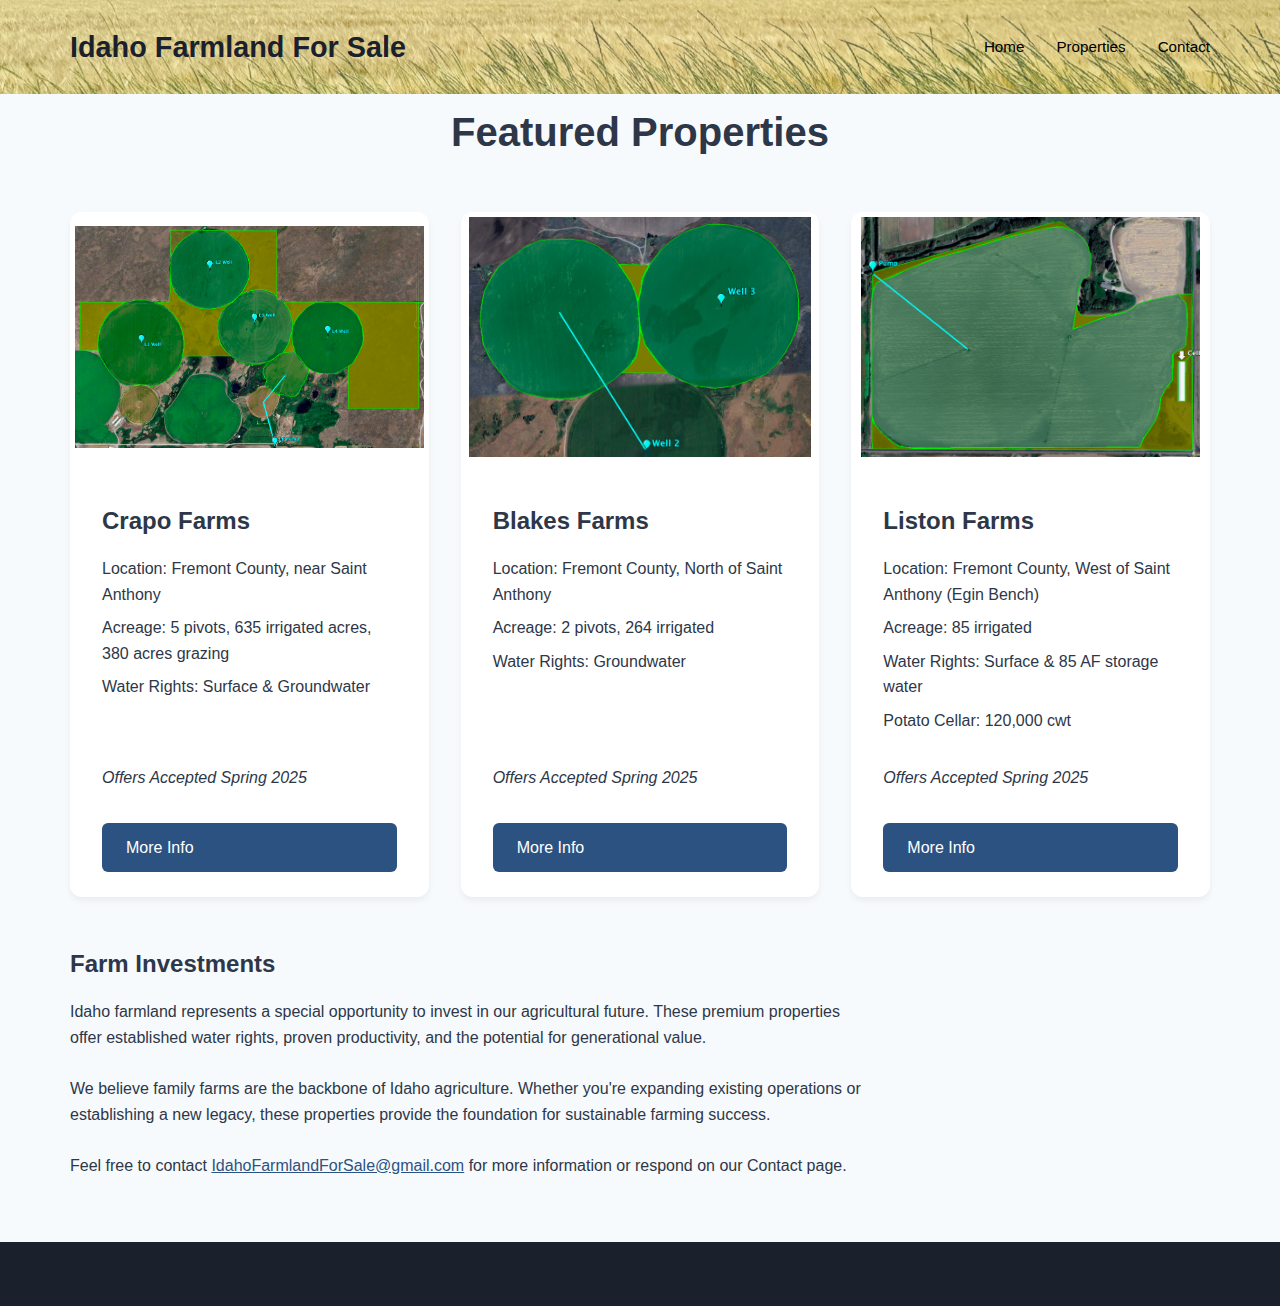
<file: index.html>
<!DOCTYPE html>
<html lang="en">
<head>
    <meta charset="UTF-8">
    <meta name="viewport" content="width=device-width, initial-scale=1.0">
    <title>Idaho Farmland For Sale</title>
    <link href="https://cdnjs.cloudflare.com/ajax/libs/font-awesome/6.0.0/css/all.min.css" rel="stylesheet">
    <style>
        * {
            margin: 0;
            padding: 0;
            box-sizing: border-box;
        }

        body {
            font-family: 'Helvetica Neue', Arial, sans-serif;
            line-height: 1.6;
            color: #2d3748;
            background-color: #f7fafc;
        }

        /* Set up a consistent container for alignment */
        .page-wrapper {
            max-width: 1400px;
            margin: 0 auto;
        }

        /* Header styles */
        header {
            background: linear-gradient(rgba(255, 255, 255, 0.2), rgba(255, 255, 255, 0.2)), url('images/wheat-field.jpg');
            background-size: cover;
            background-position: center;
            position: fixed;
            width: 100%;
            top: 0;
            z-index: 1000;
            padding: 1.5rem 0;
        }

        .header-inner {
            display: flex;
            justify-content: space-between;
            align-items: center;
            padding-left: 70px;
            padding-right: 70px;
        }

        .logo {
            font-size: 1.8rem;
            color: #1a202c;
            font-weight: 600;
        }

        nav ul {
            display: flex;
            gap: 2rem;
            list-style: none;
        }

        nav a {
            color: #000000;
            text-decoration: none;
            font-weight: 500;
            font-size: 0.95rem;
        }

        /* Listings section */
        #listings {
            padding-top: 100px;
        }

        .section-title {
            font-size: 2.5rem;
            text-align: center;
            margin-bottom: 3rem;
        }

        .listings-grid {
            display: grid;
            grid-template-columns: repeat(3, 1fr);
            gap: 2rem;
            padding: 0 70px;
        }

        .listing {
            background: white;
            border-radius: 12px;
            overflow: hidden;
            box-shadow: 0 4px 6px rgba(0,0,0,0.05);
        }

        .listing img {
            width: 100%;
            height: 250px;
            object-fit: contain;
            background-color: white;
            padding: 5px;
        }

        .listing-content {
            padding: 2rem;
            display: flex;
            flex-direction: column;
            height: calc(100% - 250px);  /* Subtract image height */
        }

        .listing h3 {
            font-size: 1.5rem;
            margin-bottom: 1rem;
        }

        .property-details {
            flex-grow: 1;  /* This pushes the button to the bottom */
        }

        .property-details p {
            margin-bottom: 0.5rem;
        }

        .more-info-btn {
            display: inline-block;
            background-color: #2c5282;
            color: white;
            padding: 0.75rem 1.5rem;
            border-radius: 6px;
            text-decoration: none;
            margin-top: 1rem;
            font-weight: 500;
            transition: background-color 0.3s;
        }

        .more-info-btn:hover {
            background-color: #1a365d;
        }

        /* About section */
        #about {
            padding: 3rem 70px 0 70px;
        }

        #about h2 {
            font-size: 1.5rem;
            margin-bottom: 1rem;
            text-align: left;
        }

        .about-text {
            max-width: 800px;
        }

        /* Footer */
        footer {
            background-color: #1a202c;
            padding: 2rem 0;
            margin-top: 4rem;
        }

        @media (max-width: 768px) {
            .header-content {
                flex-direction: column;
                gap: 1rem;
            }

            nav ul {
                flex-direction: column;
                text-align: center;
                gap: 1rem;
            }
        }
    </style>
</head>
<body>
    <header>
        <div class="page-wrapper">
            <div class="header-inner">
                <div class="logo">Idaho Farmland For Sale</div>
                <nav>
                    <ul>
                        <li><a href="#home">Home</a></li>
                        <li><a href="#listings">Properties</a></li>
                        <li><a href="contact.html">Contact</a></li>
                    </ul>
                </nav>
            </div>
        </div>
    </header>

    <main class="page-wrapper">
        <section id="listings">
            <h2 class="section-title">Featured Properties</h2>
            <div class="listings-grid">
                <div class="listing">
                    <img src="images/lenz-farm.png" alt="Crapo Farms" style="width: 100%; height: 250px; object-fit: contain; background-color: white; padding: 5px;">
                    <div class="listing-content">
                        <h3>Crapo Farms</h3>
                        <div class="property-details">
                            <p>Location: Fremont County, near Saint Anthony</p>
                            <p>Acreage: 5 pivots, 635 irrigated acres, 380 acres grazing</p>
                            <p>Water Rights: Surface & Groundwater</p>
                        </div>
                        <p style="margin-bottom: 1rem; margin-top: 1rem; font-style: italic;">Offers Accepted Spring 2025</p>
                        <a href="#" class="more-info-btn">More Info</a>
                    </div>
                </div>

                <div class="listing">
                    <img src="images/blakes-farm.png" alt="Blakes Farms" style="width: 100%; height: 250px; object-fit: contain; background-color: white; padding: 5px;">
                    <div class="listing-content">
                        <h3>Blakes Farms</h3>
                        <div class="property-details">
                            <p>Location: Fremont County, North of Saint Anthony</p>
                            <p>Acreage: 2 pivots, 264 irrigated</p>
                            <p>Water Rights: Groundwater</p>
                        </div>
                        <p style="margin-bottom: 1rem; margin-top: 1rem; font-style: italic;">Offers Accepted Spring 2025</p>
                        <a href="#" class="more-info-btn">More Info</a>
                    </div>
                </div>

                <div class="listing">
                    <img src="images/liston-farm.png" alt="Liston Farms">
                    <div class="listing-content">
                        <h3>Liston Farms</h3>
                        <div class="property-details">
                            <p>Location: Fremont County, West of Saint Anthony (Egin Bench)</p>
                            <p>Acreage: 85 irrigated</p>
                            <p>Water Rights: Surface & 85 AF storage water</p>
                            <p>Potato Cellar: 120,000 cwt</p>
                        </div>
                        <p style="margin-bottom: 1rem; margin-top: 1rem; font-style: italic;">Offers Accepted Spring 2025</p>
                        <a href="#" class="more-info-btn">More Info</a>
                    </div>
                </div>
            </div>
        </section>

        <section id="about">
            <h2>Farm Investments</h2>
            <div class="about-text">
                <p>Idaho farmland represents a special opportunity to invest in our agricultural future. These premium properties offer established water rights, proven productivity, and the potential for generational value.</p>
                <br>
                <p>We believe family farms are the backbone of Idaho agriculture. Whether you're expanding existing operations or establishing a new legacy, these properties provide the foundation for sustainable farming success.</p>
                <br>
                <p>Feel free to contact <a href="mailto:IdahoFarmlandForSale@gmail.com" style="color: #2c5282; text-decoration: underline;">IdahoFarmlandForSale@gmail.com</a> for more information or respond on our Contact page.</p>
            </div>
        </section>
    </main>

    <footer>
        <div class="page-wrapper">
        </div>
    </footer>
</body>
</html>
</file>
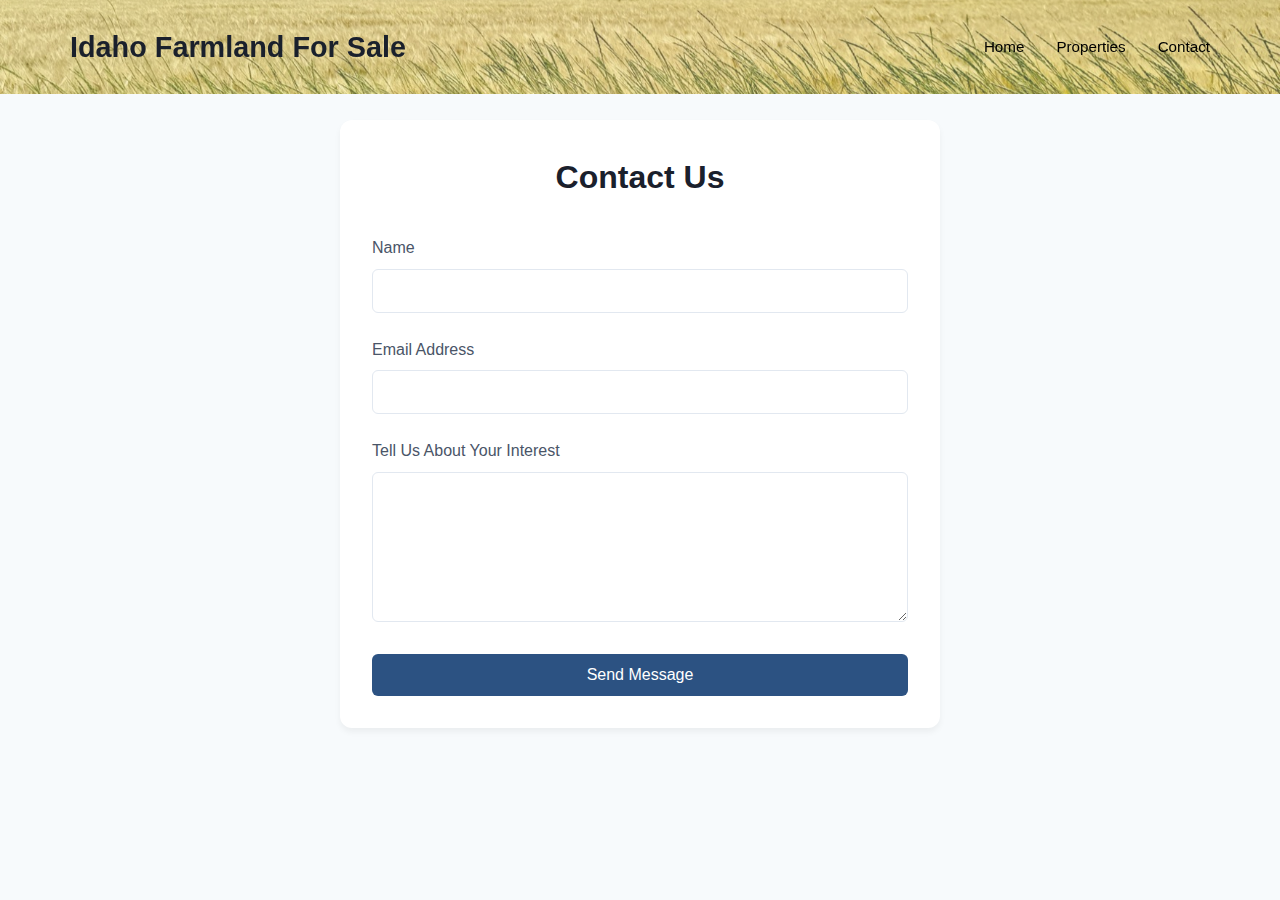
<file: contact.html>
<!DOCTYPE html>
<html lang="en">
<head>
    <meta charset="UTF-8">
    <meta name="viewport" content="width=device-width, initial-scale=1.0">
    <title>Contact Us - Idaho Farmland For Sale</title>
    <link href="https://cdnjs.cloudflare.com/ajax/libs/font-awesome/6.0.0/css/all.min.css" rel="stylesheet">
    <style>
        * {
            margin: 0;
            padding: 0;
            box-sizing: border-box;
        }

        body {
            font-family: 'Helvetica Neue', Arial, sans-serif;
            line-height: 1.6;
            color: #2d3748;
            background-color: #f7fafc;
        }

        /* Header styles - matching main page */
        header {
            background: linear-gradient(rgba(255, 255, 255, 0.2), rgba(255, 255, 255, 0.2)), url('images/wheat-field.jpg');
            background-size: cover;
            background-position: center;
            position: fixed;
            width: 100%;
            top: 0;
            z-index: 1000;
            padding: 1.5rem 0;
        }

        .header-inner {
            display: flex;
            justify-content: space-between;
            align-items: center;
            padding-left: 70px;
            padding-right: 70px;
            max-width: 1400px;
            margin: 0 auto;
        }

        .logo {
            font-size: 1.8rem;
            color: #1a202c;
            font-weight: 600;
        }

        nav ul {
            display: flex;
            gap: 2rem;
            list-style: none;
        }

        nav a {
            color: #000000;
            text-decoration: none;
            font-weight: 500;
            font-size: 0.95rem;
        }

        /* Contact Form Styles */
        .contact-section {
            max-width: 600px;
            margin: 120px auto 60px;
            padding: 2rem;
            background: white;
            border-radius: 12px;
            box-shadow: 0 4px 6px rgba(0,0,0,0.05);
        }

        .contact-section h2 {
            font-size: 2rem;
            color: #1a202c;
            margin-bottom: 2rem;
            text-align: center;
        }

        .form-group {
            margin-bottom: 1.5rem;
        }

        label {
            display: block;
            margin-bottom: 0.5rem;
            color: #4a5568;
            font-weight: 500;
        }

        input, textarea {
            width: 100%;
            padding: 0.75rem;
            border: 1px solid #e2e8f0;
            border-radius: 6px;
            font-size: 1rem;
            transition: border-color 0.3s;
        }

        input:focus, textarea:focus {
            outline: none;
            border-color: #2c5282;
        }

        textarea {
            min-height: 150px;
            resize: vertical;
        }

        button {
            background-color: #2c5282;
            color: white;
            padding: 0.75rem 1.5rem;
            border: none;
            border-radius: 6px;
            font-size: 1rem;
            font-weight: 500;
            cursor: pointer;
            transition: background-color 0.3s;
            width: 100%;
        }

        button:hover {
            background-color: #1a365d;
        }
    </style>
</head>
<body>
    <header>
        <div class="header-inner">
            <div class="logo">Idaho Farmland For Sale</div>
            <nav>
                <ul>
                    <li><a href="index.html">Home</a></li>
                    <li><a href="index.html#listings">Properties</a></li>
                    <li><a href="contact.html">Contact</a></li>
                </ul>
            </nav>
        </div>
    </header>

    <main>
        <section class="contact-section">
            <h2>Contact Us</h2>
            <form name="contact" netlify action="thank-you.html">
                <input type="hidden" name="form-name" value="contact">
                <input type="hidden" name="success_url" value="thank-you.html">
                
                <div class="form-group">
                    <label for="name">Name</label>
                    <input type="text" id="name" name="name" required>
                </div>
            
                <div class="form-group">
                    <label for="email">Email Address</label>
                    <input type="email" id="email" name="email" required>
                </div>
            
                <div class="form-group">
                    <label for="message">Tell Us About Your Interest</label>
                    <textarea id="message" name="message" required></textarea>
                </div>
            
                <button type="submit">Send Message</button>
            </form>
        </section>
    </main>
</body>
</html>
</file>
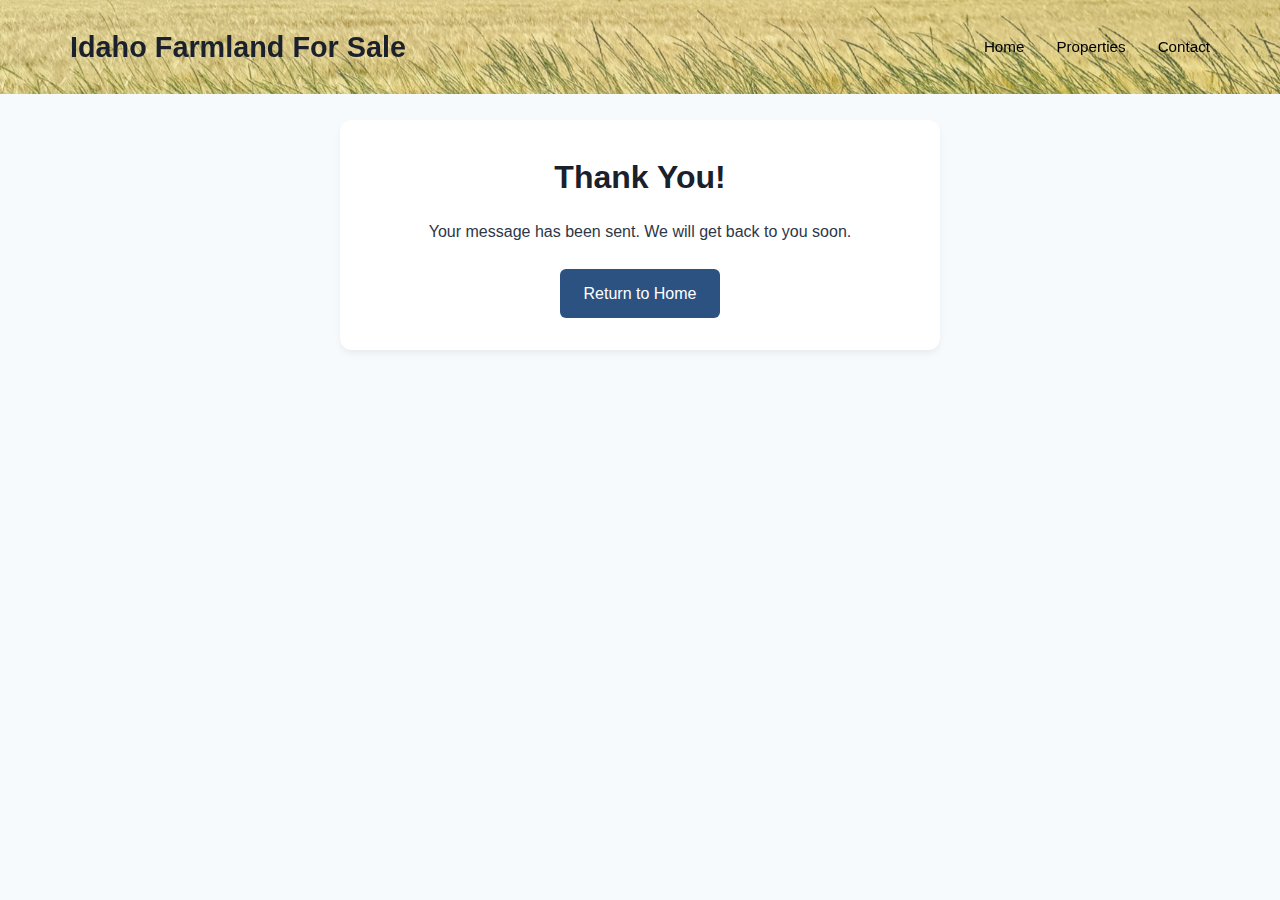
<file: thankyou.html>
<!DOCTYPE html>
<html lang="en">
<head>
    <meta charset="UTF-8">
    <meta name="viewport" content="width=device-width, initial-scale=1.0">
    <title>Thank You - Idaho Farmland For Sale</title>
    <link href="https://cdnjs.cloudflare.com/ajax/libs/font-awesome/6.0.0/css/all.min.css" rel="stylesheet">
    <style>
        * {
            margin: 0;
            padding: 0;
            box-sizing: border-box;
        }

        body {
            font-family: 'Helvetica Neue', Arial, sans-serif;
            line-height: 1.6;
            color: #2d3748;
            background-color: #f7fafc;
        }

        header {
            background: linear-gradient(rgba(255, 255, 255, 0.2), rgba(255, 255, 255, 0.2)), url('images/wheat-field.jpg');
            background-size: cover;
            background-position: center;
            position: fixed;
            width: 100%;
            top: 0;
            z-index: 1000;
            padding: 1.5rem 0;
        }

        .header-inner {
            display: flex;
            justify-content: space-between;
            align-items: center;
            padding-left: 70px;
            padding-right: 70px;
            max-width: 1400px;
            margin: 0 auto;
        }

        .logo {
            font-size: 1.8rem;
            color: #1a202c;
            font-weight: 600;
        }

        nav ul {
            display: flex;
            gap: 2rem;
            list-style: none;
        }

        nav a {
            color: #000000;
            text-decoration: none;
            font-weight: 500;
            font-size: 0.95rem;
        }

        .thank-you-section {
            max-width: 600px;
            margin: 120px auto 60px;
            padding: 2rem;
            background: white;
            border-radius: 12px;
            box-shadow: 0 4px 6px rgba(0,0,0,0.05);
            text-align: center;
        }

        .thank-you-section h2 {
            font-size: 2rem;
            color: #1a202c;
            margin-bottom: 1rem;
        }

        .thank-you-section p {
            margin-bottom: 1.5rem;
        }

        .back-button {
            display: inline-block;
            background-color: #2c5282;
            color: white;
            padding: 0.75rem 1.5rem;
            border-radius: 6px;
            text-decoration: none;
            font-weight: 500;
            transition: background-color 0.3s;
        }

        .back-button:hover {
            background-color: #1a365d;
        }
    </style>
</head>
<body>
    <header>
        <div class="header-inner">
            <div class="logo">Idaho Farmland For Sale</div>
            <nav>
                <ul>
                    <li><a href="index.html">Home</a></li>
                    <li><a href="index.html#listings">Properties</a></li>
                    <li><a href="contact.html">Contact</a></li>
                </ul>
            </nav>
        </div>
    </header>

    <main>
        <section class="thank-you-section">
            <h2>Thank You!</h2>
            <p>Your message has been sent. We will get back to you soon.</p>
            <a href="index.html" class="back-button">Return to Home</a>
        </section>
    </main>
</body>
</html>
</file>
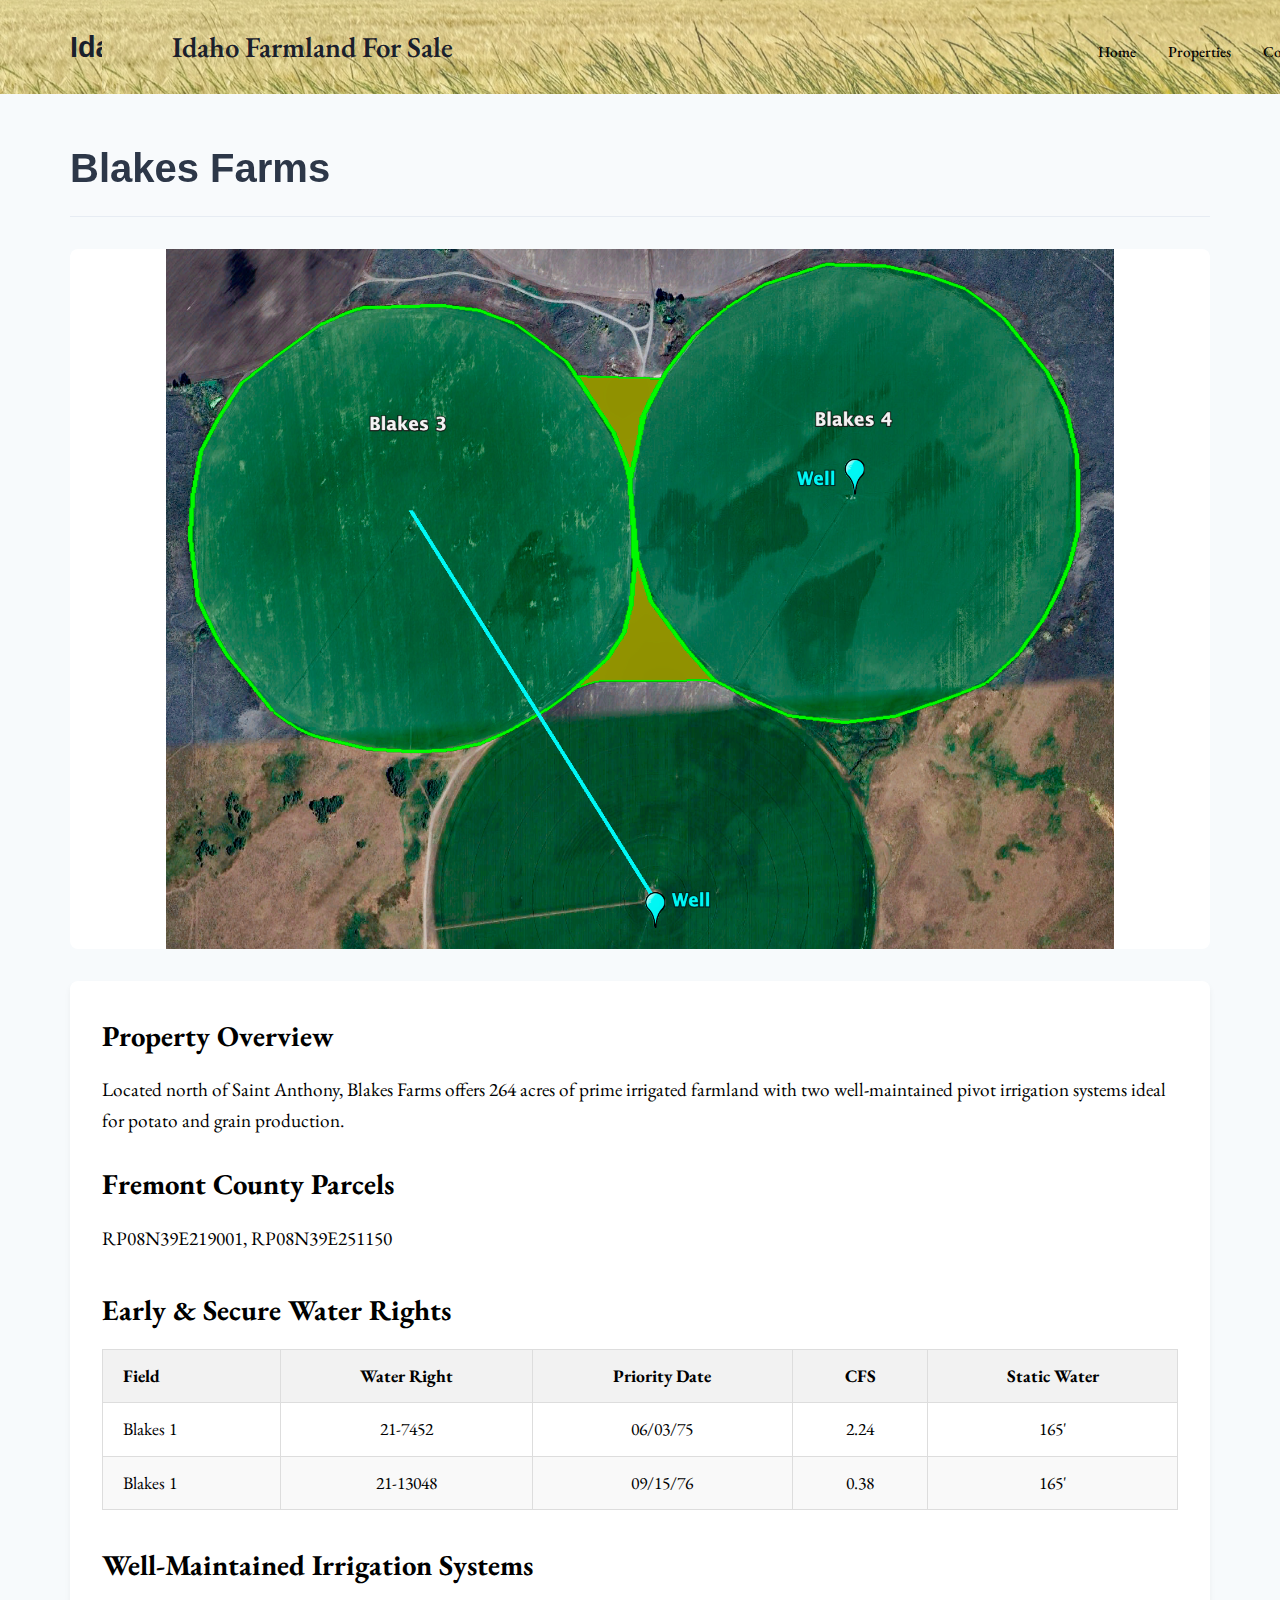
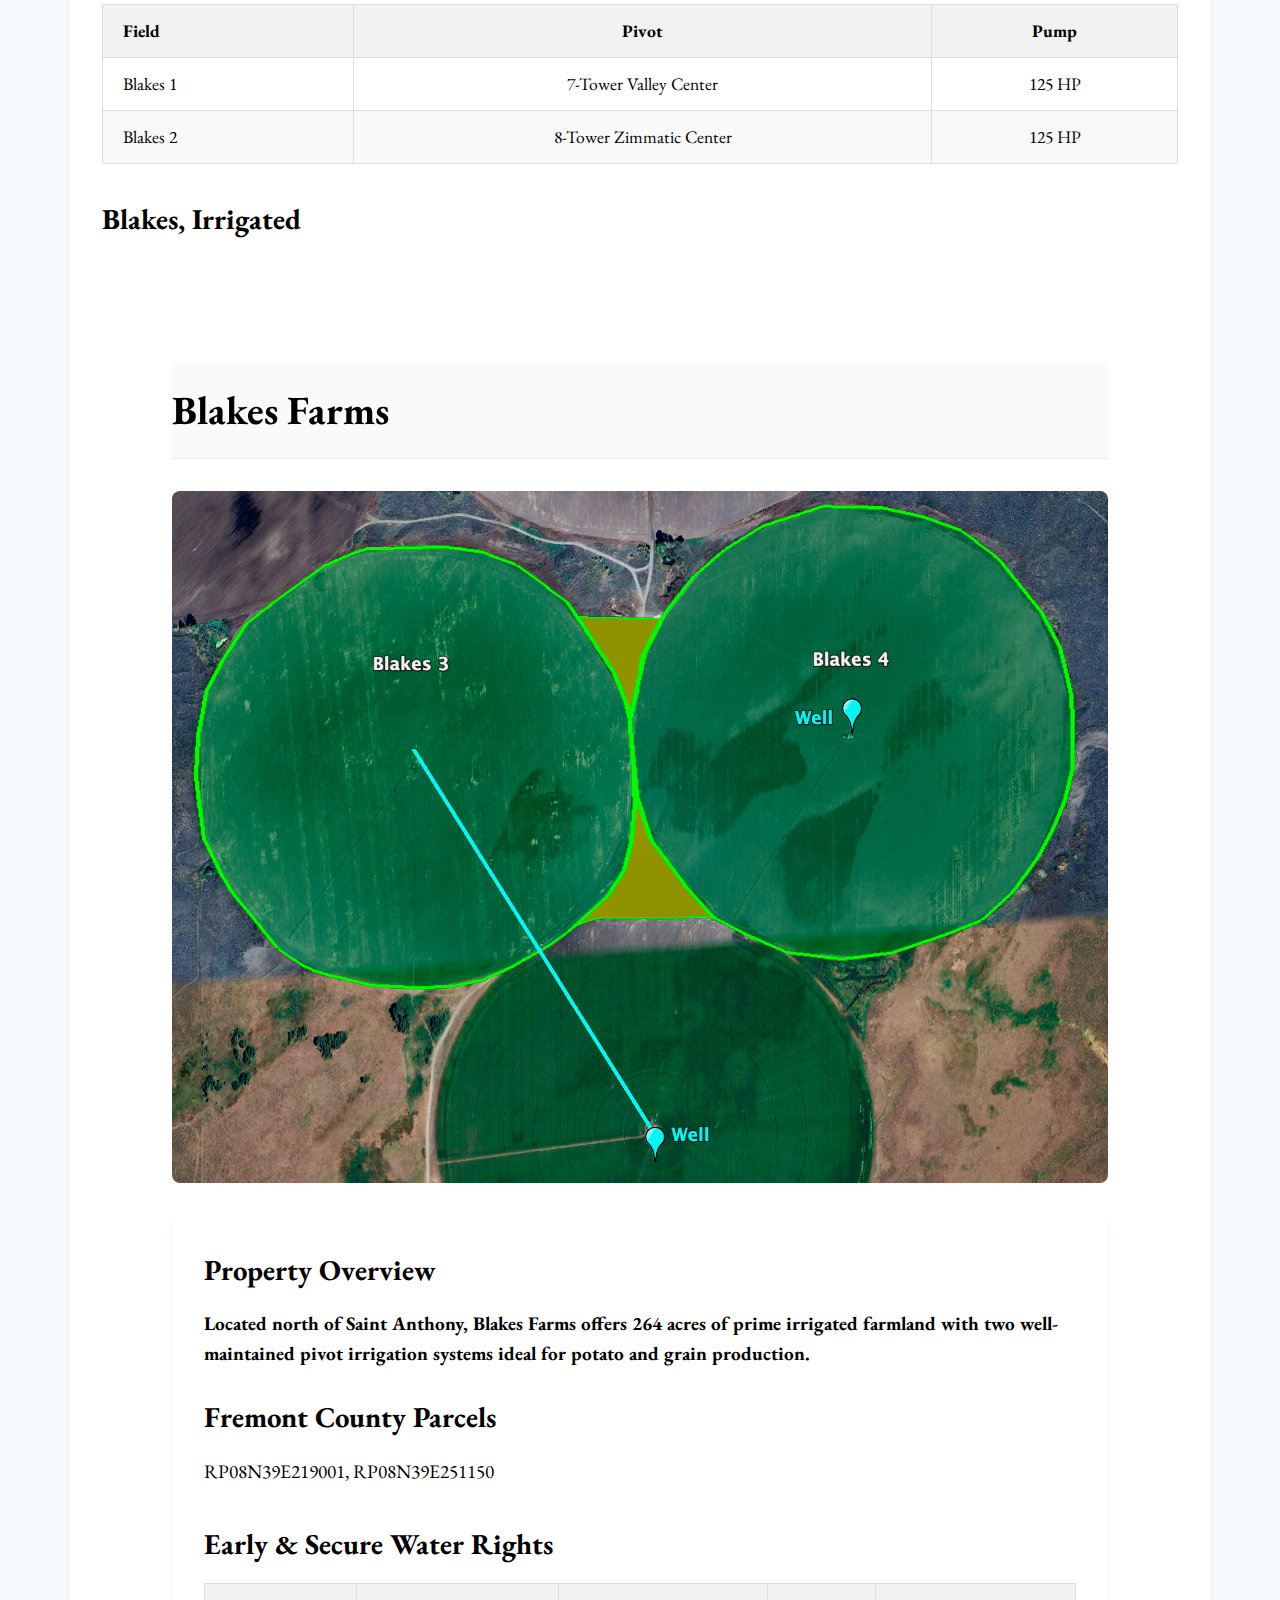
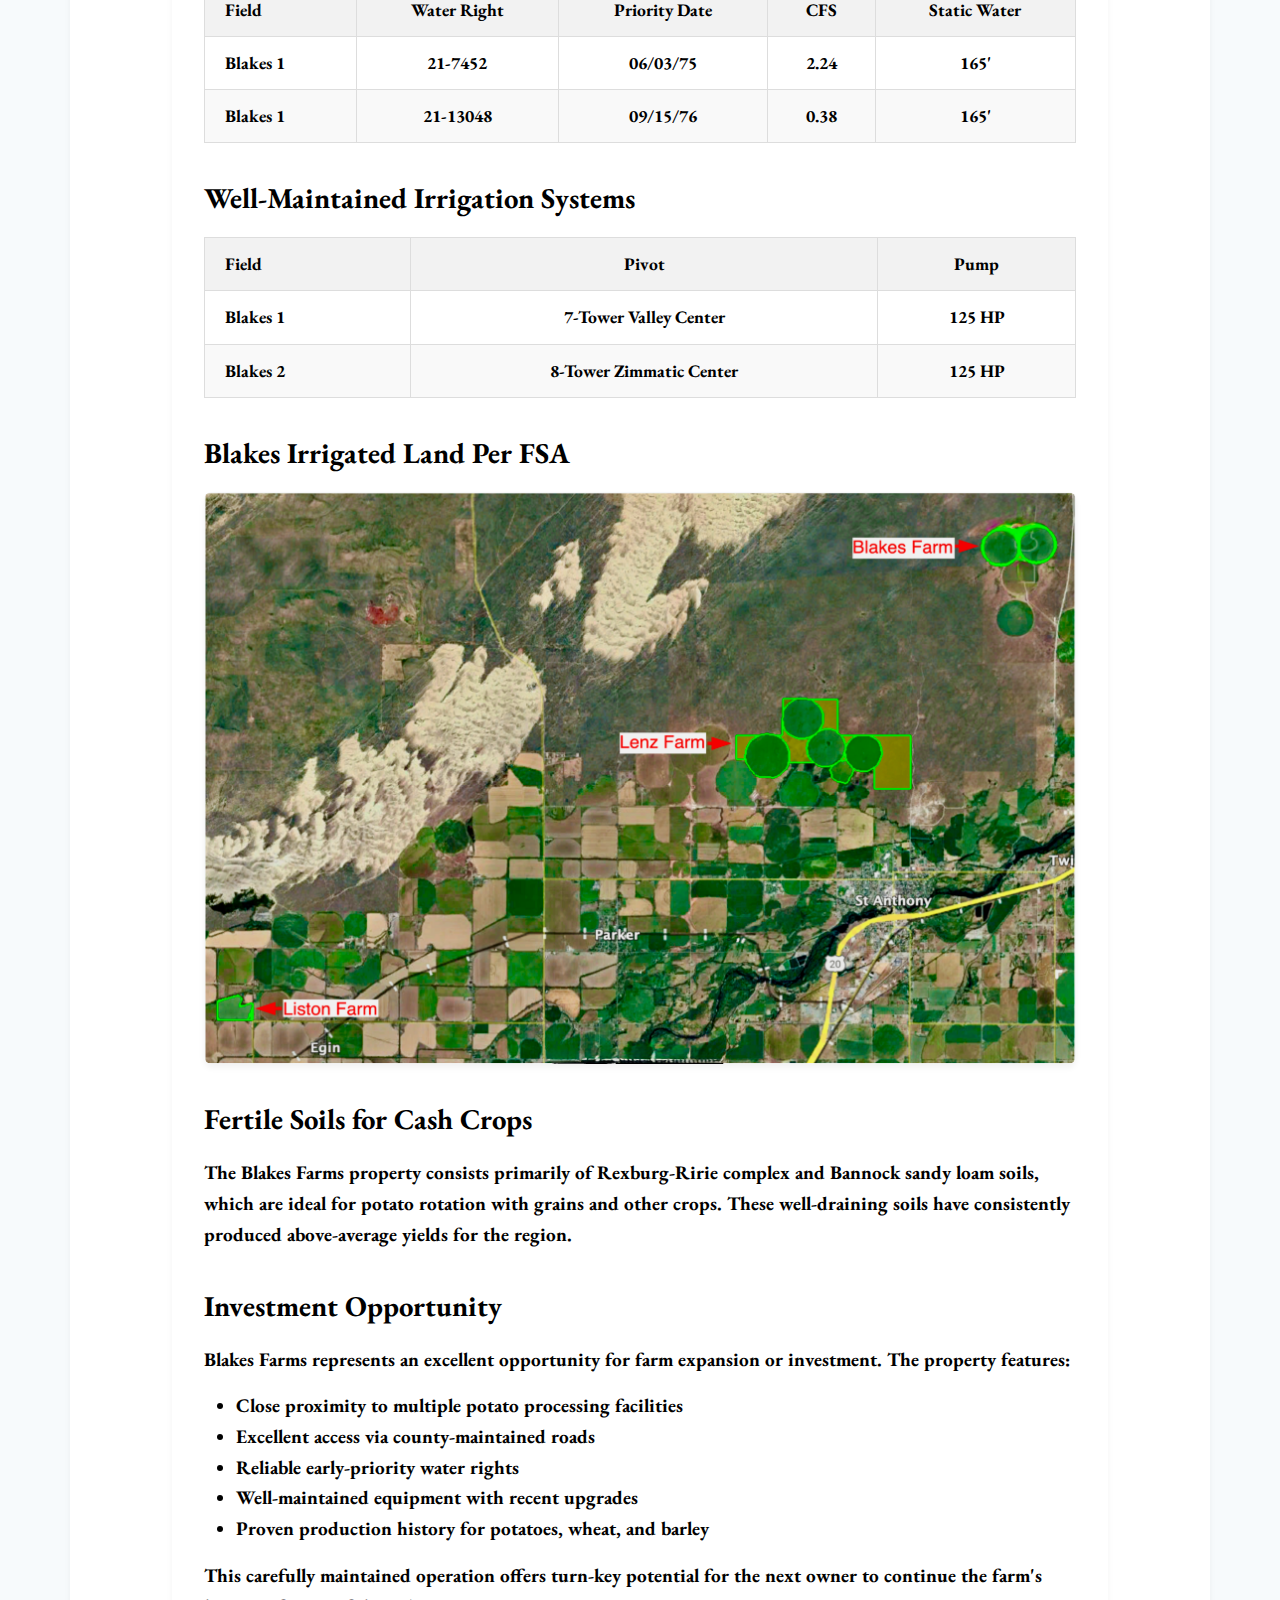
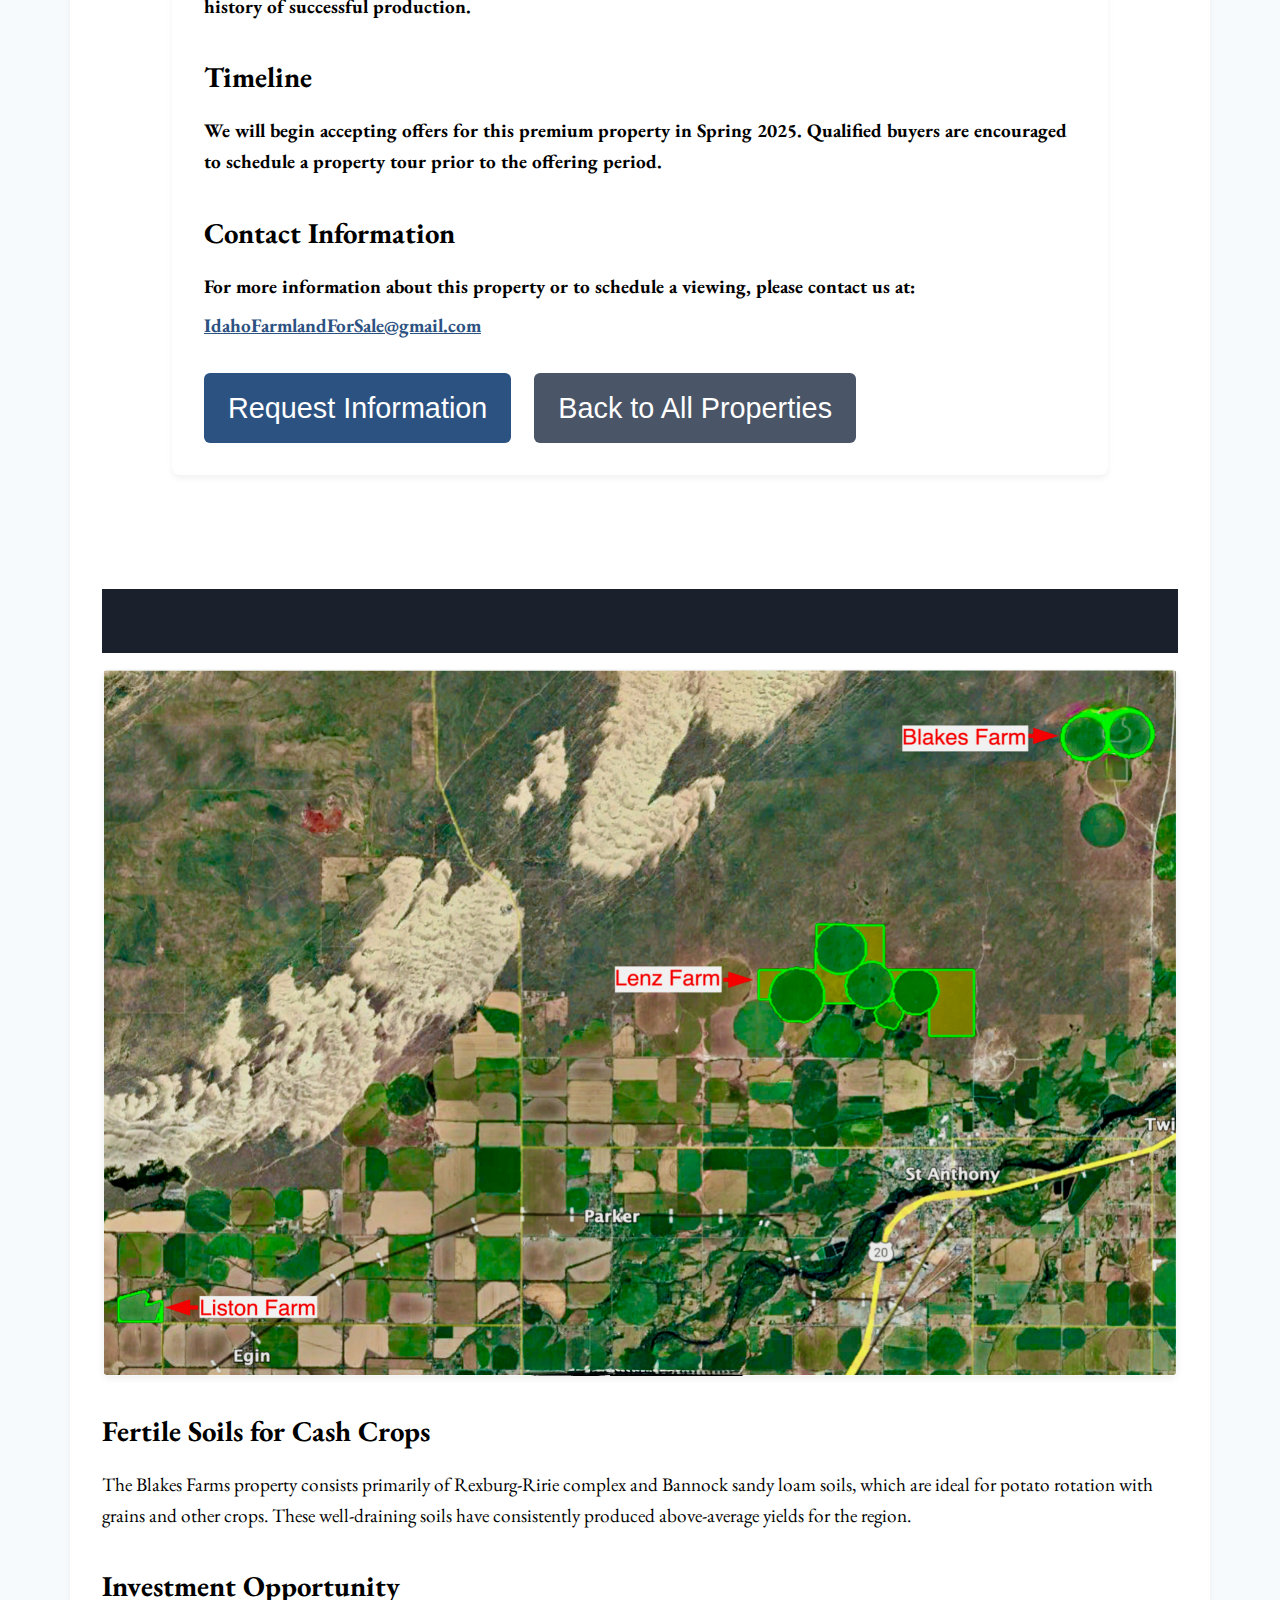
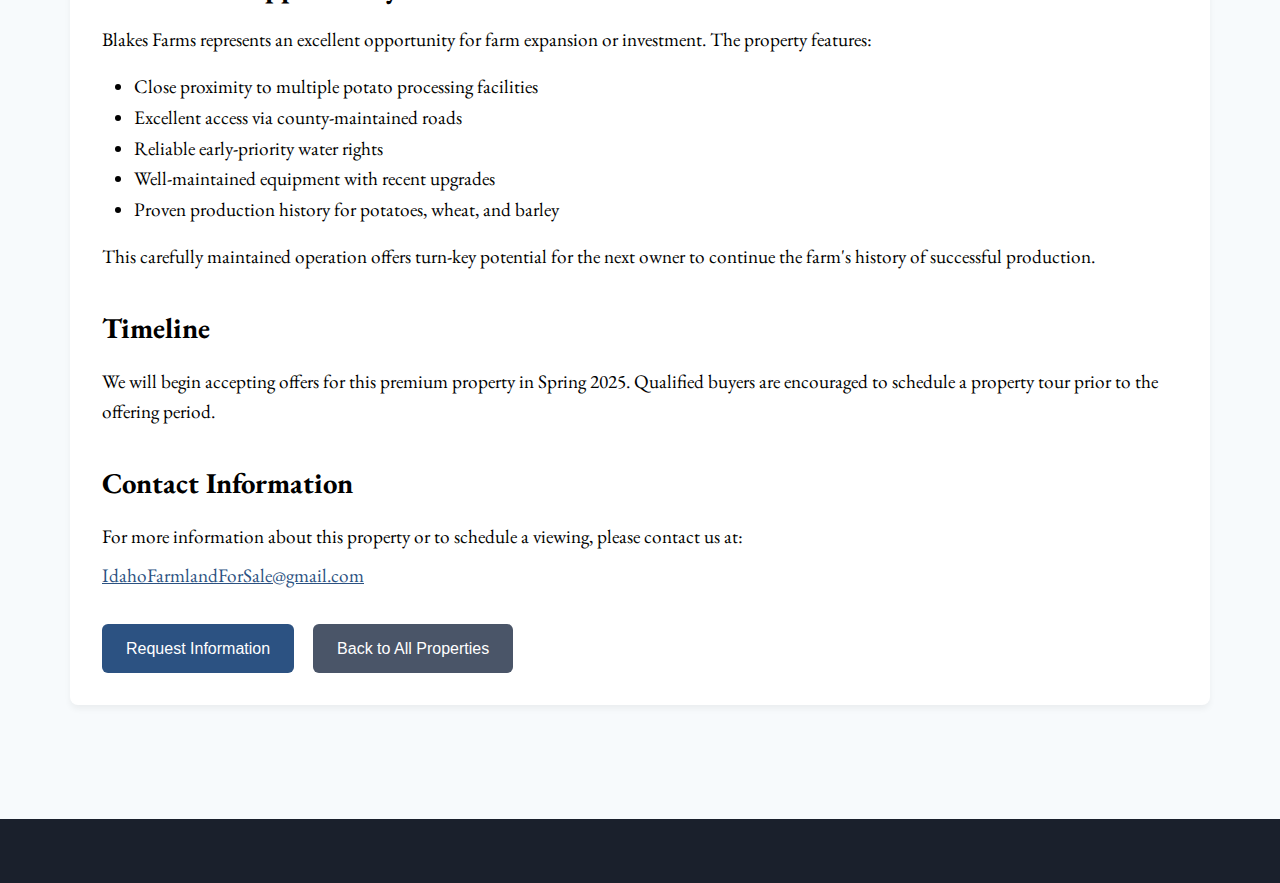
<file: farmland/blakes-farms.html>
<!DOCTYPE html>
<html lang="en">
<head>
    <meta charset="UTF-8">
    <meta name="viewport" content="width=device-width, initial-scale=1.0">
    <title>Blakes Farms - Idaho Farmland For Sale</title>
    <link href="https://cdnjs.cloudflare.com/ajax/libs/font-awesome/6.0.0/css/all.min.css" rel="stylesheet">
    <link href="https://fonts.googleapis.com/css2?family=EB+Garamond&display=swap" rel="stylesheet">
    <style>
        * {
            margin: 0;
            padding: 0;
            box-sizing: border-box;
        }

        body {
            font-family: 'Helvetica Neue', Arial, sans-serif;
            line-height: 1.6;
            color: #2d3748;
            background-color: #f7fafc;
        }

        /* Set up a consistent container for alignment */
        .page-wrapper {
            max-width: 1400px;
            margin: 0 auto;
        }

        /* Header styles */
        header {
            background: linear-gradient(rgba(255, 255, 255, 0.2), rgba(255, 255, 255, 0.2)), url('images/wheat-field.jpg');
            background-size: cover;
            background-position: center;
            position: fixed;
            width: 100%;
            top: 0;
            z-index: 1000;
            padding: 1.5rem 0;
        }

        .header-inner {
            display: flex;
            justify-content: space-between;
            align-items: center;
            padding-left: 70px;
            padding-right: 70px;
        }

        .logo {
            font-size: 1.8rem;
            color: #1a202c;
            font-weight: 600;
        }

        nav ul {
            display: flex;
            gap: 2rem;
            list-style: none;
        }

        nav a {
            color: #000000;
            text-decoration: none;
            font-weight: 500;
            font-size: 0.95rem;
        }

        /* Property detail styles */
        .property-detail {
            padding-top: 120px;
            padding-bottom: 50px;
        }

        .property-container {
            padding: 0 70px;
        }

        /* Updated floating title styles - left aligned */
        .floating-title {
            position: sticky;
            top: 90px; /* Position below the main header */
            z-index: 900;
            background-color: rgba(247, 250, 252, 0.9); /* Semi-transparent background */
            padding: 1rem 0;
            margin-bottom: 2rem;
            backdrop-filter: blur(5px); /* Creates a frosted glass effect */
            border-bottom: 1px solid rgba(226, 232, 240, 0.8);
        }

        .floating-title h1 {
            font-size: 2.5rem;
            text-align: left; /* Left aligned title */
        }

        /* Updated property image style to be larger and centered */
        .property-image {
            margin-bottom: 2rem;
            text-align: center; /* Ensure the image is centered */
            background-color: white;
            border-radius: 8px;
            overflow: hidden;
        }

        .property-image img {
            width: auto;
            max-width: 100%;
            height: auto;
            min-height: 600px; /* Making the image larger */
            max-height: 700px; /* Setting a max height but allowing it to scale proportionally */
            object-fit: contain;
            display: block;
            margin: 0 auto; /* Ensure the image is centered within its container */
        }

        /* Property content styling */
        .property-content {
            background: white;
            padding: 2rem;
            border-radius: 8px;
            box-shadow: 0 4px 6px rgba(0,0,0,0.05);
            width: 100%;
            font-family: 'EB Garamond', serif;
            color: black;
        }

        .property-content h2 {
            font-size: 1.8rem;
            margin-bottom: 1rem;
            font-family: 'EB Garamond', serif;
            color: black;
        }

        .property-content p {
            font-size: 1.2rem;
        }

        .property-overview {
            margin-bottom: 1.5rem;
        }

        .parcel-info {
            margin-bottom: 2rem;
            font-size: 1.2rem;
            line-height: 1.7;
            font-weight: normal; /* Ensuring it's not bold */
        }

        /* Section styling */
        .section {
            margin: 2rem 0;
        }

        .section h2 {
            font-size: 1.8rem; /* Same size as Property Overview */
            margin-bottom: 1rem;
            font-family: 'EB Garamond', serif;
            color: black;
        }

        /* Map images styling */
        .map-container {
            display: flex;
            flex-wrap: wrap;
            gap: 1.5rem;
            margin-bottom: 2rem;
        }

        .map-image {
            flex: 1;
            min-width: 300px;
            background-color: white;
            border-radius: 8px;
            overflow: hidden;
            box-shadow: 0 4px 6px rgba(0,0,0,0.05);
        }

        .map-image img {
            width: 100%;
            height: auto;
            display: block;
        }

        .single-map {
            width: 100%;
            margin-bottom: 2rem;
            background-color: white;
            border-radius: 8px;
            overflow: hidden;
            box-shadow: 0 4px 6px rgba(0,0,0,0.05);
        }

        .single-map img {
            width: 100%;
            height: auto;
            display: block;
        }

        /* Table styling for both tables */
        .data-table {
            width: 100%;
            border-collapse: collapse;
            font-family: 'EB Garamond', serif;
            color: black;
            font-size: 1.1rem;
            margin-bottom: 2rem;
        }

        .data-table th, 
        .data-table td {
            border: 1px solid #ddd;
            padding: 12px 20px; /* Increased padding for better spacing */
            text-align: center;
        }

        .data-table th:first-child,
        .data-table td:first-child {
            text-align: left; /* Left align first column */
        }

        .data-table th {
            padding-top: 12px;
            padding-bottom: 12px;
            background-color: #f2f2f2;
            font-weight: bold;
        }

        .data-table tr:nth-child(even) {
            background-color: #f9f9f9;
        }

        .back-button {
            display: inline-block;
            background-color: #2c5282;
            color: white;
            padding: 0.75rem 1.5rem;
            border-radius: 6px;
            text-decoration: none;
            margin-top: 2rem;
            font-weight: 500;
            transition: background-color 0.3s;
            font-family: 'Helvetica Neue', Arial, sans-serif; /* Keep buttons in original font */
        }

        .back-button:hover {
            background-color: #1a365d;
        }

        /* Footer */
        footer {
            background-color: #1a202c;
            padding: 2rem 0;
            margin-top: 4rem;
        }
    </style>
</head>
<body>
    <header>
        <div class="page-wrapper">
            <div class="header-inner">
                <div class="logo"><a href="index.html" style="text-decoration: none; color: inherit;">Idaho Farmland For Sale</a></div>
                <nav>
                    <ul>
                        <li><a href="index.html">Home</a></li>
                        <li><a href="index.html#listings">Properties</a></li>
                        <li><a href="contact.html">Contact</a></li>
                    </ul>
                </nav>
            </div>
        </div>
    </header>

    <main class="page-wrapper">
        <section class="property-detail">
            <div class="property-container">
                <!-- Floating title that remains visible while scrolling - now left-aligned -->
                <div class="floating-title">
                    <h1>Blakes Farms</h1>
                </div>

                <!-- Updated image to be larger and centered -->
                <div class="property-image">
                    <img src="images/blakes-farm.png" alt="Blakes Farms main view">
                </div>

                <!-- Property content with updated structure -->
                <div class="property-content">
                    <!-- First section with Property Overview -->
                    <h2>Property Overview</h2>
                    <div class="property-overview">
                        <p>Located north of Saint Anthony, Blakes Farms offers 264 acres of prime irrigated farmland with two well-maintained pivot irrigation systems ideal for potato and grain production.</p>
                    </div>
                    
                    <!-- Added separate Fremont County Parcels section -->
                    <h2>Fremont County Parcels</h2>
                    <p class="parcel-info">RP08N39E219001, RP08N39E251150</p>
                    
                    <!-- Water Rights Section - Blakes 2 line removed -->
                    <div class="section">
                        <h2>Early &amp; Secure Water Rights</h2>
                        <table class="data-table">
                            <thead>
                                <tr>
                                    <th>Field</th>
                                    <th>Water Right</th>
                                    <th>Priority Date</th>
                                    <th>CFS</th>
                                    <th>Static Water</th>
                                </tr>
                            </thead>
                            <tbody>
                                <tr>
                                    <td>Blakes 1</td>
                                    <td>21-7452</td>
                                    <td>06/03/75</td>
                                    <td>2.24</td>
                                    <td>165'</td>
                                </tr>
                                <tr>
                                    <td>Blakes 1</td>
                                    <td>21-13048</td>
                                    <td>09/15/76</td>
                                    <td>0.38</td>
                                    <td>165'</td>
                                </tr>
                            </tbody>
                        </table>
                    </div>
                    
                    <!-- Irrigation Systems Section -->
                    <div class="section">
                        <h2>Well-Maintained Irrigation Systems</h2>
                        <table class="data-table">
                            <thead>
                                <tr>
                                    <th>Field</th>
                                    <th>Pivot</th>
                                    <th>Pump</th>
                                </tr>
                            </thead>
                            <tbody>
                                <tr>
                                    <td>Blakes 1</td>
                                    <td>7-Tower Valley Center</td>
                                    <td>125 HP</td>
                                </tr>
                                <tr>
                                    <td>Blakes 2</td>
                                    <td>8-Tower Zimmatic Center</td>
                                    <td>125 HP</td>
                                </tr>
                            </tbody>
                        </table>
                    </div>
                    
                    <!-- FSA Maps Section -->
                    <div class="section">
                        <h2>Blakes, Irrigated<!DOCTYPE html>
<html lang="en">
<head>
    <meta charset="UTF-8">
    <meta name="viewport" content="width=device-width, initial-scale=1.0">
    <title>Blakes Farms - Idaho Farmland For Sale</title>
    <link href="https://cdnjs.cloudflare.com/ajax/libs/font-awesome/6.0.0/css/all.min.css" rel="stylesheet">
    <link href="https://fonts.googleapis.com/css2?family=EB+Garamond&display=swap" rel="stylesheet">
    <style>
        * {
            margin: 0;
            padding: 0;
            box-sizing: border-box;
        }

        body {
            font-family: 'Helvetica Neue', Arial, sans-serif;
            line-height: 1.6;
            color: #2d3748;
            background-color: #f7fafc;
        }

        /* Set up a consistent container for alignment */
        .page-wrapper {
            max-width: 1400px;
            margin: 0 auto;
        }

        /* Header styles */
        header {
            background: linear-gradient(rgba(255, 255, 255, 0.2), rgba(255, 255, 255, 0.2)), url('images/wheat-field.jpg');
            background-size: cover;
            background-position: center;
            position: fixed;
            width: 100%;
            top: 0;
            z-index: 1000;
            padding: 1.5rem 0;
        }

        .header-inner {
            display: flex;
            justify-content: space-between;
            align-items: center;
            padding-left: 70px;
            padding-right: 70px;
        }

        .logo {
            font-size: 1.8rem;
            color: #1a202c;
            font-weight: 600;
        }

        nav ul {
            display: flex;
            gap: 2rem;
            list-style: none;
        }

        nav a {
            color: #000000;
            text-decoration: none;
            font-weight: 500;
            font-size: 0.95rem;
        }

        /* Property detail styles */
        .property-detail {
            padding-top: 120px;
            padding-bottom: 50px;
        }

        .property-container {
            padding: 0 70px;
        }

        /* Updated floating title styles - left aligned */
        .floating-title {
            position: sticky;
            top: 90px; /* Position below the main header */
            z-index: 900;
            background-color: rgba(247, 250, 252, 0.9); /* Semi-transparent background */
            padding: 1rem 0;
            margin-bottom: 2rem;
            backdrop-filter: blur(5px); /* Creates a frosted glass effect */
            border-bottom: 1px solid rgba(226, 232, 240, 0.8);
        }

        .floating-title h1 {
            font-size: 2.5rem;
            text-align: left; /* Left aligned title */
        }

        /* Updated property image style to be larger and centered */
        .property-image {
            margin-bottom: 2rem;
            text-align: center; /* Ensure the image is centered */
            background-color: white;
            border-radius: 8px;
            overflow: hidden;
        }

        .property-image img {
            width: auto;
            max-width: 100%;
            height: auto;
            min-height: 600px; /* Making the image larger */
            max-height: 700px; /* Setting a max height but allowing it to scale proportionally */
            object-fit: contain;
            display: block;
            margin: 0 auto; /* Ensure the image is centered within its container */
        }

        /* Property content styling */
        .property-content {
            background: white;
            padding: 2rem;
            border-radius: 8px;
            box-shadow: 0 4px 6px rgba(0,0,0,0.05);
            width: 100%;
            font-family: 'EB Garamond', serif;
            color: black;
        }

        .property-content h2 {
            font-size: 1.8rem;
            margin-bottom: 1rem;
            font-family: 'EB Garamond', serif;
            color: black;
        }

        .property-content p {
            font-size: 1.2rem;
        }

        .property-overview {
            margin-bottom: 1.5rem;
        }

        .parcel-info {
            margin-bottom: 2rem;
            font-size: 1.2rem;
            line-height: 1.7;
            font-weight: normal; /* Ensuring it's not bold */
        }

        /* Section styling */
        .section {
            margin: 2rem 0;
        }

        .section h2 {
            font-size: 1.8rem; /* Same size as Property Overview */
            margin-bottom: 1rem;
            font-family: 'EB Garamond', serif;
            color: black;
        }

        /* Map images styling */
        .map-container {
            display: flex;
            flex-wrap: wrap;
            gap: 1.5rem;
            margin-bottom: 2rem;
        }

        .map-image {
            flex: 1;
            min-width: 300px;
            background-color: white;
            border-radius: 8px;
            overflow: hidden;
            box-shadow: 0 4px 6px rgba(0,0,0,0.05);
        }

        .map-image img {
            width: 100%;
            height: auto;
            display: block;
        }

        .single-map {
            width: 100%;
            margin-bottom: 2rem;
            background-color: white;
            border-radius: 8px;
            overflow: hidden;
            box-shadow: 0 4px 6px rgba(0,0,0,0.05);
        }

        .single-map img {
            width: 100%;
            height: auto;
            display: block;
        }

        /* Table styling for both tables */
        .data-table {
            width: 100%;
            border-collapse: collapse;
            font-family: 'EB Garamond', serif;
            color: black;
            font-size: 1.1rem;
            margin-bottom: 2rem;
        }

        .data-table th, 
        .data-table td {
            border: 1px solid #ddd;
            padding: 12px 20px; /* Increased padding for better spacing */
            text-align: center;
        }

        .data-table th:first-child,
        .data-table td:first-child {
            text-align: left; /* Left align first column */
        }

        .data-table th {
            padding-top: 12px;
            padding-bottom: 12px;
            background-color: #f2f2f2;
            font-weight: bold;
        }

        .data-table tr:nth-child(even) {
            background-color: #f9f9f9;
        }

        .back-button {
            display: inline-block;
            background-color: #2c5282;
            color: white;
            padding: 0.75rem 1.5rem;
            border-radius: 6px;
            text-decoration: none;
            margin-top: 2rem;
            font-weight: 500;
            transition: background-color 0.3s;
            font-family: 'Helvetica Neue', Arial, sans-serif; /* Keep buttons in original font */
        }

        .back-button:hover {
            background-color: #1a365d;
        }

        /* Footer */
        footer {
            background-color: #1a202c;
            padding: 2rem 0;
            margin-top: 4rem;
        }
    </style>
</head>
<body>
    <header>
        <div class="page-wrapper">
            <div class="header-inner">
                <div class="logo"><a href="index.html" style="text-decoration: none; color: inherit;">Idaho Farmland For Sale</a></div>
                <nav>
                    <ul>
                        <li><a href="index.html">Home</a></li>
                        <li><a href="index.html#listings">Properties</a></li>
                        <li><a href="contact.html">Contact</a></li>
                    </ul>
                </nav>
            </div>
        </div>
    </header>

    <main class="page-wrapper">
        <section class="property-detail">
            <div class="property-container">
                <!-- Floating title that remains visible while scrolling - now left-aligned -->
                <div class="floating-title">
                    <h1>Blakes Farms</h1>
                </div>

                <!-- Updated image to be larger and centered -->
                <div class="property-image">
                    <img src="images/blakes-farm.png" alt="Blakes Farms main view">
                </div>

                <!-- Property content with updated structure -->
                <div class="property-content">
                    <!-- First section with Property Overview -->
                    <h2>Property Overview</h2>
                    <div class="property-overview">
                        <p>Located north of Saint Anthony, Blakes Farms offers 264 acres of prime irrigated farmland with two well-maintained pivot irrigation systems ideal for potato and grain production.</p>
                    </div>
                    
                    <!-- Added separate Fremont County Parcels section -->
                    <h2>Fremont County Parcels</h2>
                    <p class="parcel-info">RP08N39E219001, RP08N39E251150</p>
                    
                    <!-- Water Rights Section - Blakes 2 line removed -->
                    <div class="section">
                        <h2>Early &amp; Secure Water Rights</h2>
                        <table class="data-table">
                            <thead>
                                <tr>
                                    <th>Field</th>
                                    <th>Water Right</th>
                                    <th>Priority Date</th>
                                    <th>CFS</th>
                                    <th>Static Water</th>
                                </tr>
                            </thead>
                            <tbody>
                                <tr>
                                    <td>Blakes 1</td>
                                    <td>21-7452</td>
                                    <td>06/03/75</td>
                                    <td>2.24</td>
                                    <td>165'</td>
                                </tr>
                                <tr>
                                    <td>Blakes 1</td>
                                    <td>21-13048</td>
                                    <td>09/15/76</td>
                                    <td>0.38</td>
                                    <td>165'</td>
                                </tr>
                            </tbody>
                        </table>
                    </div>
                    
                    <!-- Irrigation Systems Section -->
                    <div class="section">
                        <h2>Well-Maintained Irrigation Systems</h2>
                        <table class="data-table">
                            <thead>
                                <tr>
                                    <th>Field</th>
                                    <th>Pivot</th>
                                    <th>Pump</th>
                                </tr>
                            </thead>
                            <tbody>
                                <tr>
                                    <td>Blakes 1</td>
                                    <td>7-Tower Valley Center</td>
                                    <td>125 HP</td>
                                </tr>
                                <tr>
                                    <td>Blakes 2</td>
                                    <td>8-Tower Zimmatic Center</td>
                                    <td>125 HP</td>
                                </tr>
                            </tbody>
                        </table>
                    </div>
                    
                    <!-- FSA Maps Section -->
                    <div class="section">
                        <h2>Blakes Irrigated Land Per FSA</h2>
                        <div class="single-map">
                            <img src="images/birdseye.png" alt="Blakes Farms FSA Map">
                        </div>
                    </div>
                    
                    <!-- Soils Map Section -->
                    <div class="section">
                        <h2>Fertile Soils for Cash Crops</h2>
                        <p style="margin-bottom: 1rem;">The Blakes Farms property consists primarily of Rexburg-Ririe complex and Bannock sandy loam soils, which are ideal for potato rotation with grains and other crops. These well-draining soils have consistently produced above-average yields for the region.</p>
                    </div>
                    
                    <h2>Investment Opportunity</h2>
                    <p>Blakes Farms represents an excellent opportunity for farm expansion or investment. The property features:</p>
                    <ul style="margin: 1rem 0 1rem 2rem; font-family: 'EB Garamond', serif; font-size: 1.2rem;">
                        <li>Close proximity to multiple potato processing facilities</li>
                        <li>Excellent access via county-maintained roads</li>
                        <li>Reliable early-priority water rights</li>
                        <li>Well-maintained equipment with recent upgrades</li>
                        <li>Proven production history for potatoes, wheat, and barley</li>
                    </ul>
                    <p>This carefully maintained operation offers turn-key potential for the next owner to continue the farm's history of successful production.</p>
                    
                    <h2 style="margin-top: 2rem;">Timeline</h2>
                    <p>We will begin accepting offers for this premium property in Spring 2025. Qualified buyers are encouraged to schedule a property tour prior to the offering period.</p>
                    
                    <h2 style="margin-top: 2rem;">Contact Information</h2>
                    <p>For more information about this property or to schedule a viewing, please contact us at:</p>
                    <p style="margin-top: 0.5rem;"><a href="mailto:IdahoFarmlandForSale@gmail.com" style="color: #2c5282; text-decoration: underline;">IdahoFarmlandForSale@gmail.com</a></p>
                    
                    <a href="contact.html" class="back-button">Request Information</a>
                    <a href="index.html" class="back-button" style="background-color: #4a5568; margin-left: 1rem;">Back to All Properties</a>
                </div>
            </div>
        </section>
    </main>

    <footer>
        <div class="page-wrapper">
            <!-- Footer content -->
        </div>
    </footer>
</body>
</html></h2>
                        <div class="single-map">
                            <img src="images/birdseye.png" alt="Blakes Farms FSA Map">
                        </div>
                    </div>
                    
                    <!-- Soils Map Section -->
                    <div class="section">
                        <h2>Fertile Soils for Cash Crops</h2>
                        <p style="margin-bottom: 1rem;">The Blakes Farms property consists primarily of Rexburg-Ririe complex and Bannock sandy loam soils, which are ideal for potato rotation with grains and other crops. These well-draining soils have consistently produced above-average yields for the region.</p>
                    </div>
                    
                    <h2>Investment Opportunity</h2>
                    <p>Blakes Farms represents an excellent opportunity for farm expansion or investment. The property features:</p>
                    <ul style="margin: 1rem 0 1rem 2rem; font-family: 'EB Garamond', serif; font-size: 1.2rem;">
                        <li>Close proximity to multiple potato processing facilities</li>
                        <li>Excellent access via county-maintained roads</li>
                        <li>Reliable early-priority water rights</li>
                        <li>Well-maintained equipment with recent upgrades</li>
                        <li>Proven production history for potatoes, wheat, and barley</li>
                    </ul>
                    <p>This carefully maintained operation offers turn-key potential for the next owner to continue the farm's history of successful production.</p>
                    
                    <h2 style="margin-top: 2rem;">Timeline</h2>
                    <p>We will begin accepting offers for this premium property in Spring 2025. Qualified buyers are encouraged to schedule a property tour prior to the offering period.</p>
                    
                    <h2 style="margin-top: 2rem;">Contact Information</h2>
                    <p>For more information about this property or to schedule a viewing, please contact us at:</p>
                    <p style="margin-top: 0.5rem;"><a href="mailto:IdahoFarmlandForSale@gmail.com" style="color: #2c5282; text-decoration: underline;">IdahoFarmlandForSale@gmail.com</a></p>
                    
                    <a href="contact.html" class="back-button">Request Information</a>
                    <a href="index.html" class="back-button" style="background-color: #4a5568; margin-left: 1rem;">Back to All Properties</a>
                </div>
            </div>
        </section>
    </main>

    <footer>
        <div class="page-wrapper">
            <!-- Footer content -->
        </div>
    </footer>
</body>
</html>
</file>
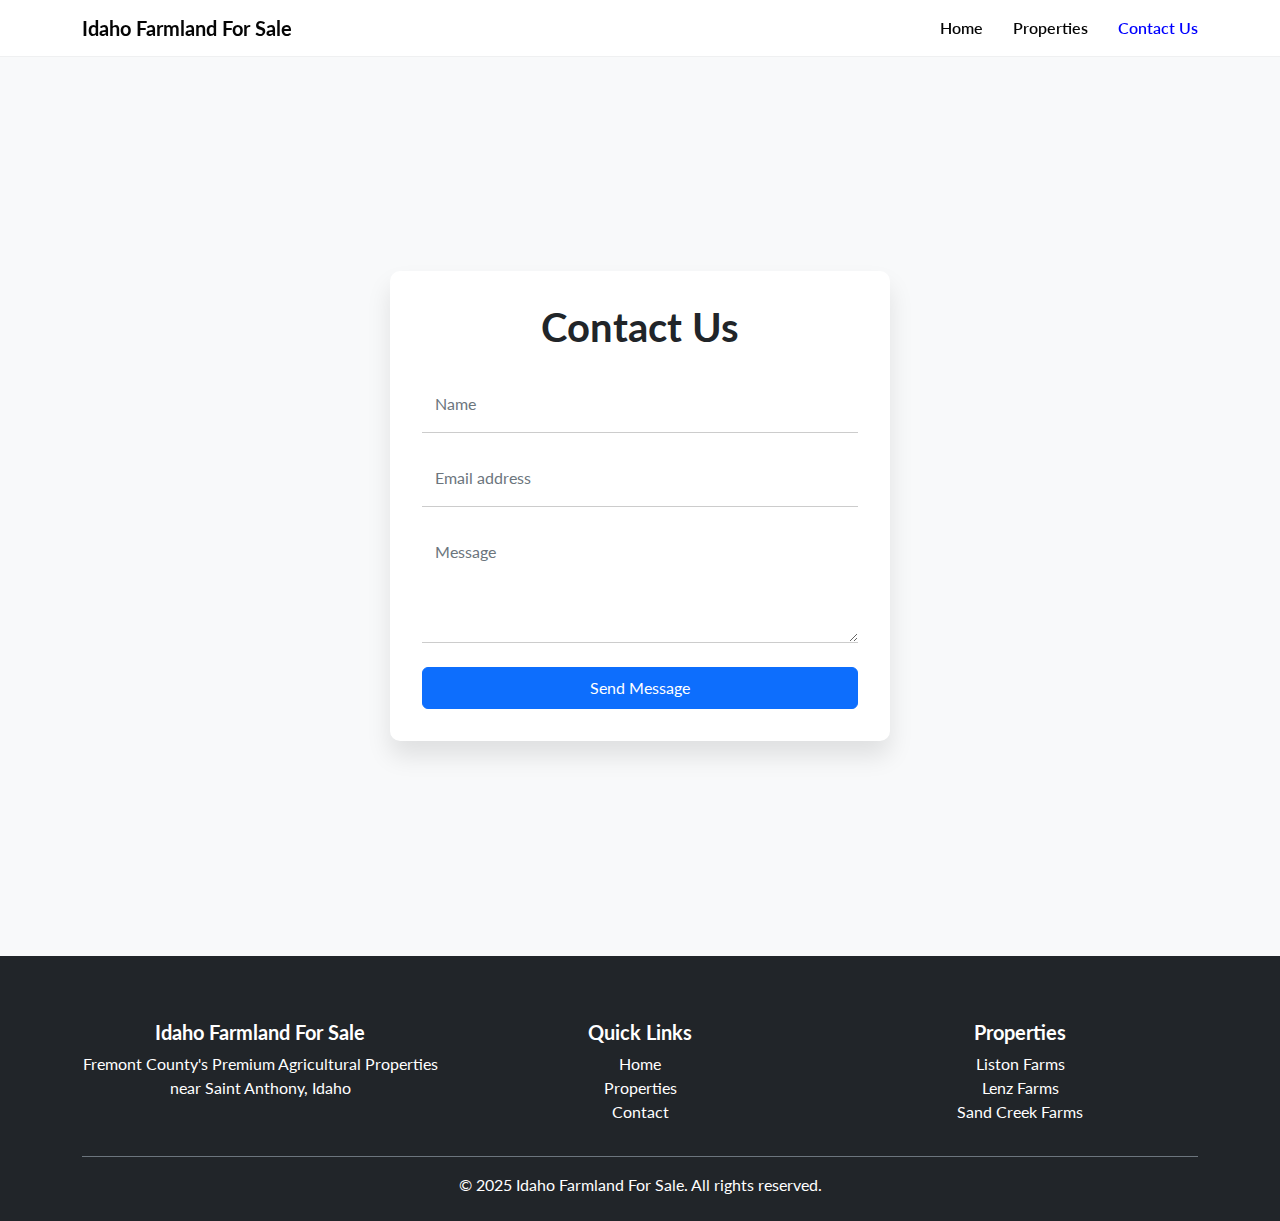
<file: farmland/contact-us.html>
<!DOCTYPE html>
<html lang="en">
<head>
  <meta charset="UTF-8" />
  <meta name="viewport" content="width=device-width, initial-scale=1.0"/>
   <title>Contact Us - Idaho Farmland For Sale</title>

<meta name="description"
  content="Get in touch with IdahoFarmlandForSale.com to inquire about farmland listings, schedule a property tour, or discuss agricultural investment opportunities in Eastern Idaho." />
<meta name="keywords"
  content="contact Idaho farmland, Idaho land inquiries, Eastern Idaho real estate contact, farmland tour request, agricultural property info Idaho, IdahoFarmlandForSale contact" />
<meta name="author" content="IdahoFarmlandForSale.com" />
<link rel="canonical" href="https://idahofarmlandforsale.com/contact" />
<meta name="robots" content="index, follow" />
<meta name="googlebot" content="index, follow" />
<meta name="bingbot" content="index, follow" />



  
   <link href="assets/css/bootstrap.min.css" rel="stylesheet">
  <link href="assets/css/custom.css" rel="stylesheet">
  <link href="assets/css/responsive.css" rel="stylesheet">

</head>
<body data-bs-spy="scroll" data-bs-target="#navbarNav" data-bs-offset="100">
<!------------------------------------ Navbar section -------------------------->
  <nav class="navbar navbar-expand-lg navbar-light bg-white navbar-shadow sticky-top py-3 py-md-2">
    <div class="container">
      <a class="brand-name" href="index.html">
        <h5 class="fw-bold">Idaho Farmland For Sale</h5>
      </a>
      <!-- Mobile Toggle -->
      <button class="navbar-toggler collapsed d-flex d-lg-none flex-column justify-content-around" type="button"
        data-bs-toggle="collapse" data-bs-target="#navbarNav" aria-controls="navbarNav" aria-expanded="false"
        aria-label="Toggle navigation">
        <span class="toggler-icon top-bar"></span>
        <span class="toggler-icon middle-bar"></span>
        <span class="toggler-icon bottom-bar"></span>
      </button>
      <div class="collapse navbar-collapse mt-3 mt-md-0" id="navbarNav">
        <ul class="navbar-nav ms-auto mb-2 mb-lg-0">
          <li class="nav-item">
            <a class="nav-link" href="index.html">Home</a>
          </li>
          <li class="nav-item">
            <a class="nav-link" href="https://idahofarmlandforsale.com/#propertise">Properties</a>
          </li>
          <li class="nav-item">
            <a class="nav-link" href="contact-us.html">Contact Us</a>
          </li>
        </ul>
      </div>
    </div>
  </nav>




    <div class="contact_sec">
          <div class="contact-form">
    <form id="contactForm" action="https://formspree.io/f/xqazpjnv" method="POST">
      <h2 class="mb-4 text-center">Contact Us</h2>

      <div class="form-floating mb-3">
        <input type="text" class="form-control" name="name" id="name" placeholder="Your Name" required>
        <label for="name">Name</label>
      </div>

      <div class="form-floating mb-3">
        <input type="email" class="form-control" name="email" id="email" placeholder="name@example.com" required>
        <label for="email">Email address</label>
      </div>

      <div class="form-floating mb-4">
        <textarea class="form-control" name="message" placeholder="Your message" id="message" style="height: 120px" required></textarea>
        <label for="message">Message</label>
      </div>

      <button type="submit" class="btn btn-primary p-2 w-100">Send Message</button>
    </form>
  </div>
    </div>

  <!-- Success Modal -->
  <div class="modal fade" id="successModal" tabindex="-1" aria-hidden="true">
    <div class="modal-dialog modal-dialog-centered">
      <div class="modal-content border-0 shadow">
        <div class="modal-header bg-success text-white">
          <h5 class="modal-title">Message Sent</h5>
          <button type="button" class="btn-close btn-close-white" data-bs-dismiss="modal"></button>
        </div>
        <div class="modal-body">
          Your message has been sent successfully.
        </div>
      </div>
    </div>
  </div>

  <!-- Error Modal -->
  <div class="modal fade" id="errorModal" tabindex="-1" aria-hidden="true">
    <div class="modal-dialog modal-dialog-centered">
      <div class="modal-content border-0 shadow">
        <div class="modal-header bg-danger text-white">
          <h5 class="modal-title">Error</h5>
          <button type="button" class="btn-close btn-close-white" data-bs-dismiss="modal"></button>
        </div>
        <div class="modal-body">
          Something went wrong. Please try again.
        </div>
      </div>
    </div>
  </div>



  <footer class="bg-dark text-white pt-5 pb-4">
    <div class="container">
      <div class="row py-3">
        <div class="col-md-4 mb-3 text-center">
          <h5 class="mb-2 fw-bold">Idaho Farmland For Sale</h5>
          <p class="mb-0 text-white">
            Fremont County's Premium Agricultural Properties near Saint Anthony, Idaho
          </p>
        </div>
        <div class="col-md-4 text-center">
          <h5 class="mb-2 fw-bold">Quick Links</h5>
          <ul class="list-unstyled ">
            <li><a class="text-white" href="index.html">Home</a></li>
            <li><a class="text-white" href="https://idahofarmlandforsale.com/#propertise">Properties</a></li>
            <li><a class="text-white" href="contact-us.html">Contact</a></li>
          </ul>
        </div>
        <div class="col-md-4 text-center">
          <h5 class="mb-2 fw-bold">Properties</h5>
          <ul class="list-unstyled ">
            <li><a class="text-white" href="liston-farms.html">Liston Farms</a></li>
            <li><a class="text-white" href="lenz-farms.html">Lenz Farms</a></li>
            <li><a class="text-white" href="sand-creek-farms.html">Sand Creek Farms</a></li>
          </ul>
        </div>
      </div>
      <div class="text-center pt-3 border-top border-secondary">
        <p class="mb-0 text-white">
         © 2025 Idaho Farmland For Sale. All rights reserved.
        </p>
      </div>
    </div>
  </footer>



  <!-- JavaScript at the bottom -->
 
  <script src="assets/js/wow.min.js"></script>
  <script src="assets/js/custom.js"></script>
 <script src="assets/js/bootstrap.bundle.min.js"></script>


  <script>
    const form = document.getElementById("contactForm");
    const successModal = new bootstrap.Modal(document.getElementById("successModal"));
    const errorModal = new bootstrap.Modal(document.getElementById("errorModal"));

    form.addEventListener("submit", async function(e) {
      e.preventDefault();
      const formData = new FormData(form);
      try {
        const response = await fetch(form.action, {
          method: "POST",
          body: formData,
          headers: { 'Accept': 'application/json' }
        });

        if (response.ok) {
          form.reset();
          successModal.show();
        } else {
          errorModal.show();
        }
      } catch (error) {
        errorModal.show();
      }
    });
  </script>





  <!-------------------- animation active js---------------->
  <script>
    new WOW().init();
  </script>




</body>
</html>
</file>
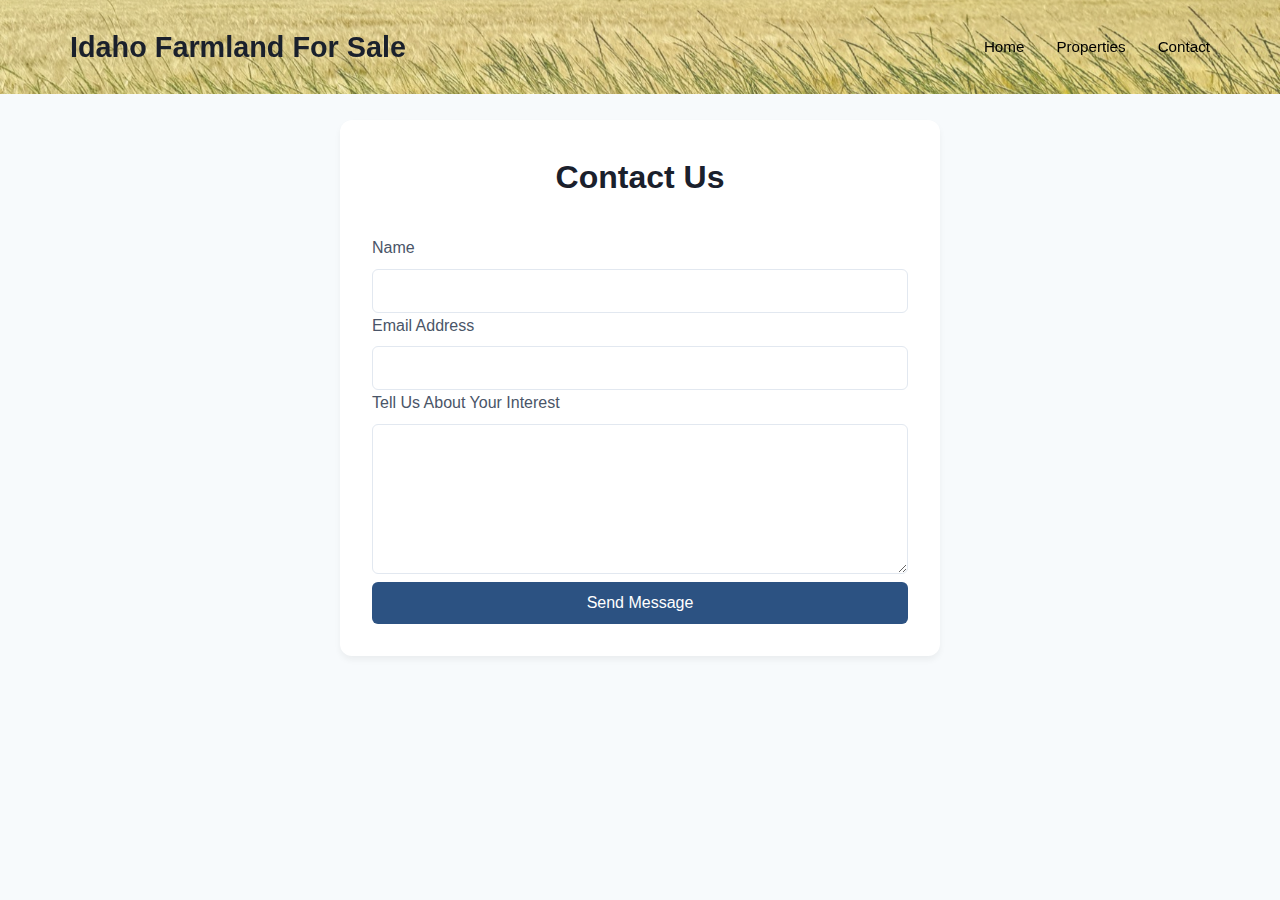
<file: farmland/contact.html>
<!DOCTYPE html>
<html lang="en">
<head>
    <meta charset="UTF-8">
    <meta name="viewport" content="width=device-width, initial-scale=1.0">
    <title>Contact Us - Idaho Farmland For Sale</title>
    <link href="https://cdnjs.cloudflare.com/ajax/libs/font-awesome/6.0.0/css/all.min.css" rel="stylesheet">
    <style>
        * {
            margin: 0;
            padding: 0;
            box-sizing: border-box;
        }

        body {
            font-family: 'Helvetica Neue', Arial, sans-serif;
            line-height: 1.6;
            color: #2d3748;
            background-color: #f7fafc;
        }

        /* Header styles */
        header {
            background: linear-gradient(rgba(255, 255, 255, 0.2), rgba(255, 255, 255, 0.2)), url('images/wheat-field.jpg');
            background-size: cover;
            background-position: center;
            position: fixed;
            width: 100%;
            top: 0;
            z-index: 1000;
            padding: 1.5rem 0;
        }

        .header-inner {
            display: flex;
            justify-content: space-between;
            align-items: center;
            padding-left: 70px;
            padding-right: 70px;
            max-width: 1400px;
            margin: 0 auto;
        }

        .logo {
            font-size: 1.8rem;
            color: #1a202c;
            font-weight: 600;
        }

        nav ul {
            display: flex;
            gap: 2rem;
            list-style: none;
        }

        nav a {
            color: #000000;
            text-decoration: none;
            font-weight: 500;
            font-size: 0.95rem;
        }

        /* Contact Form Styles */
        .contact-section {
            max-width: 600px;
            margin: 120px auto 60px;
            padding: 2rem;
            background: white;
            border-radius: 12px;
            box-shadow: 0 4px 6px rgba(0,0,0,0.05);
        }

        .contact-section h2 {
            font-size: 2rem;
            color: #1a202c;
            margin-bottom: 2rem;
            text-align: center;
        }

        .form-group {
            margin-bottom: 1.5rem;
        }

        label {
            display: block;
            margin-bottom: 0.5rem;
            color: #4a5568;
            font-weight: 500;
        }

        input, textarea {
            width: 100%;
            padding: 0.75rem;
            border: 1px solid #e2e8f0;
            border-radius: 6px;
            font-size: 1rem;
            transition: border-color 0.3s;
        }

        input:focus, textarea:focus {
            outline: none;
            border-color: #2c5282;
        }

        textarea {
            min-height: 150px;
            resize: vertical;
        }

        button {
            background-color: #2c5282;
            color: white;
            padding: 0.75rem 1.5rem;
            border: none;
            border-radius: 6px;
            font-size: 1rem;
            font-weight: 500;
            cursor: pointer;
            transition: background-color 0.3s;
            width: 100%;
        }

        button:hover {
            background-color: #1a365d;
        }
    </style>
</head>
<body>
    <header>
        <div class="header-inner">
            <div class="logo">Idaho Farmland For Sale</div>
            <nav>
                <ul>
                    <li><a href="index.html">Home</a></li>
                    <li><a href="index.html#listings">Properties</a></li>
                    <li><a href="contact.html">Contact</a></li>
                </ul>
            </nav>
        </div>
    </header>

    <main>
        <section class="contact-section">
            <h2>Contact Us</h2>
            <form name="contact" netlify>
                <label for="name">Name</label>
                <input type="text" id="name" name="name" required>
                
                <label for="email">Email Address</label>
                <input type="email" id="email" name="email" required>
                
                <label for="message">Tell Us About Your Interest</label>
                <textarea id="message" name="message" required></textarea>
                
                <button type="submit">Send Message</button>
            </form>
        </section>
    </main>
</body>
</html>
</file>
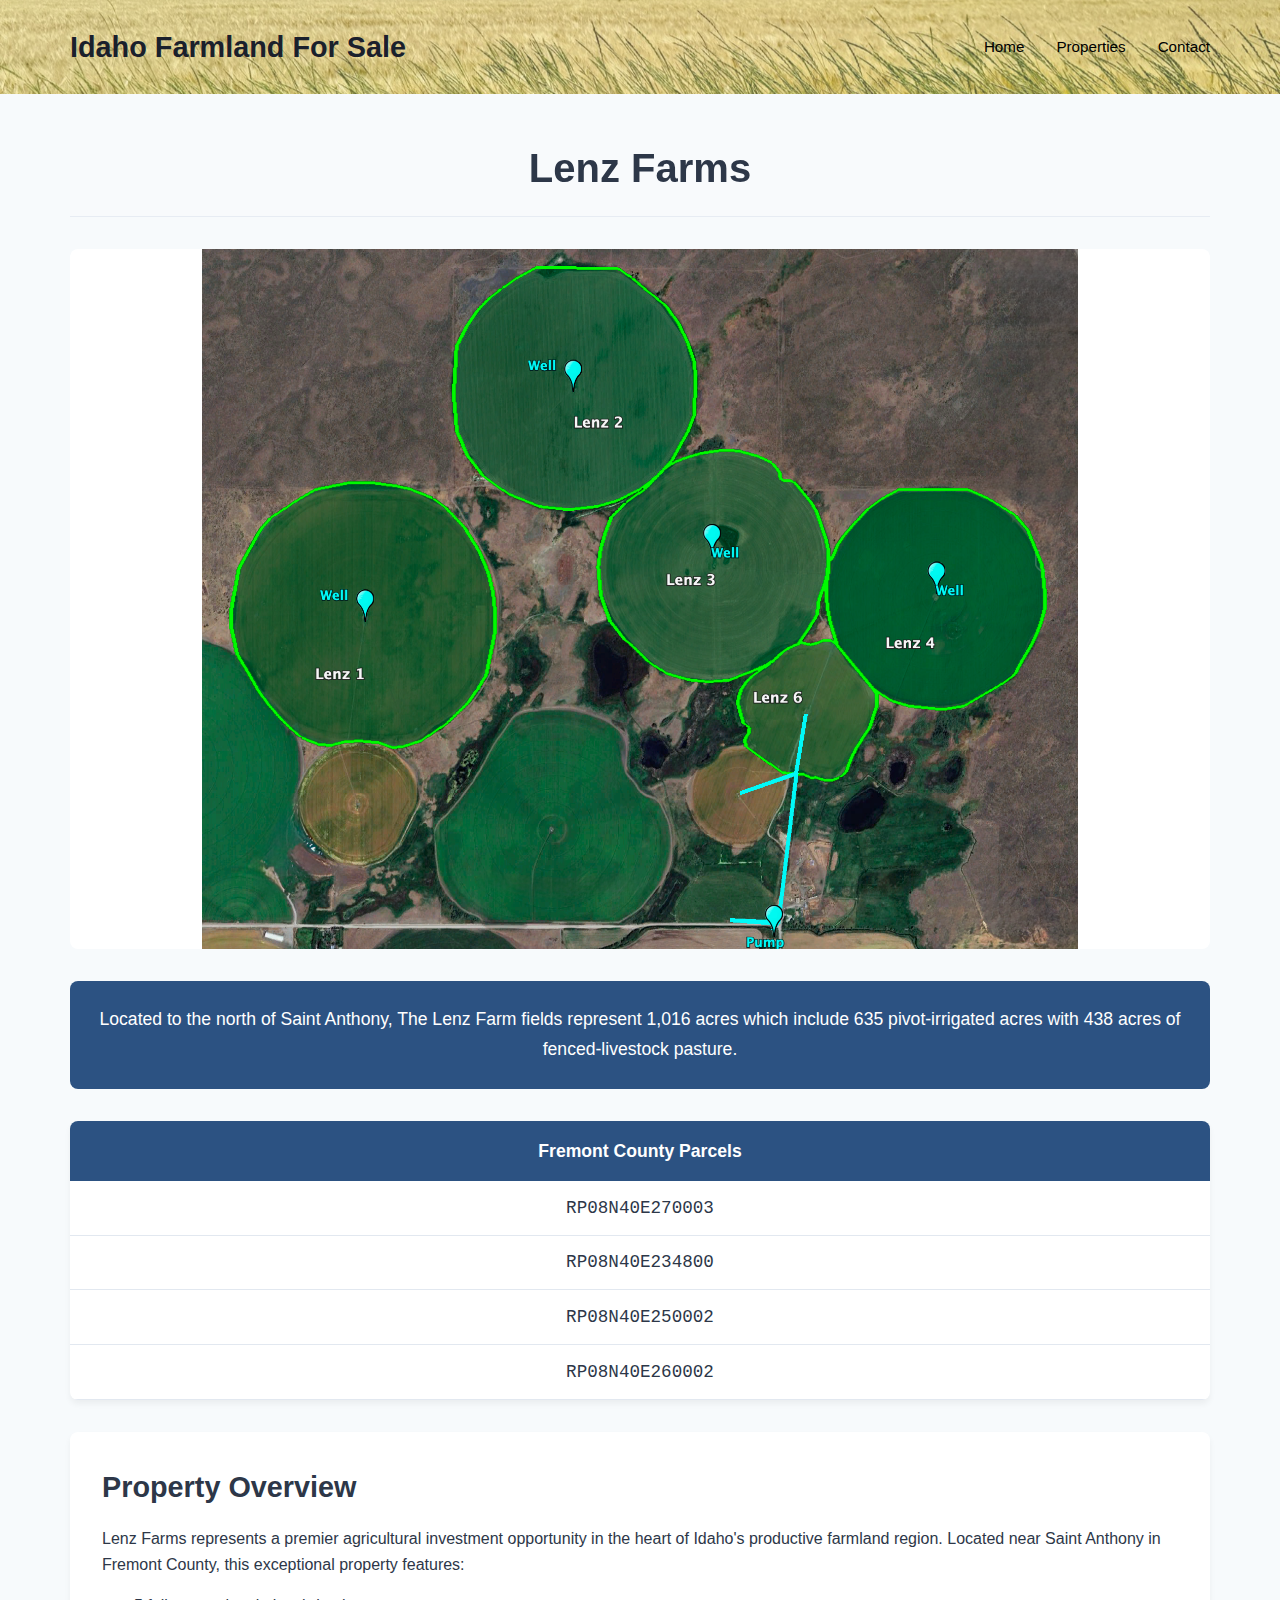
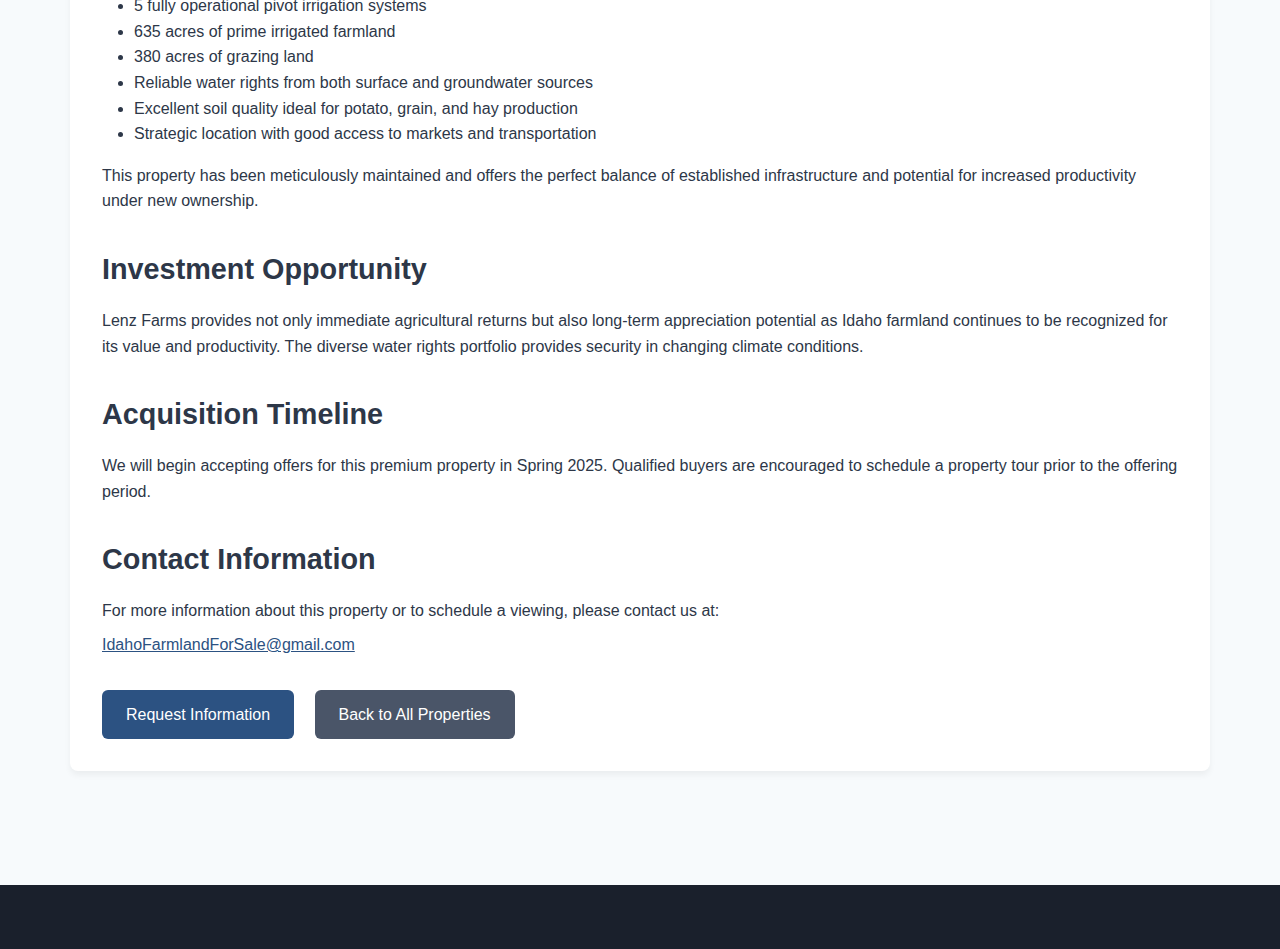
<file: farmland/lenz-farms.html>
<!DOCTYPE html>
<html lang="en">
<head>
    <meta charset="UTF-8">
    <meta name="viewport" content="width=device-width, initial-scale=1.0">
    <title>Lenz Farms - Idaho Farmland For Sale</title>
    <link href="https://cdnjs.cloudflare.com/ajax/libs/font-awesome/6.0.0/css/all.min.css" rel="stylesheet">
    <style>
        * {
            margin: 0;
            padding: 0;
            box-sizing: border-box;
        }

        body {
            font-family: 'Helvetica Neue', Arial, sans-serif;
            line-height: 1.6;
            color: #2d3748;
            background-color: #f7fafc;
        }

        /* Set up a consistent container for alignment */
        .page-wrapper {
            max-width: 1400px;
            margin: 0 auto;
        }

        /* Header styles */
        header {
            background: linear-gradient(rgba(255, 255, 255, 0.2), rgba(255, 255, 255, 0.2)), url('images/wheat-field.jpg');
            background-size: cover;
            background-position: center;
            position: fixed;
            width: 100%;
            top: 0;
            z-index: 1000;
            padding: 1.5rem 0;
        }

        .header-inner {
            display: flex;
            justify-content: space-between;
            align-items: center;
            padding-left: 70px;
            padding-right: 70px;
        }

        .logo {
            font-size: 1.8rem;
            color: #1a202c;
            font-weight: 600;
        }

        nav ul {
            display: flex;
            gap: 2rem;
            list-style: none;
        }

        nav a {
            color: #000000;
            text-decoration: none;
            font-weight: 500;
            font-size: 0.95rem;
        }

        /* Property detail styles */
        .property-detail {
            padding-top: 120px;
            padding-bottom: 50px;
        }

        .property-container {
            padding: 0 70px;
        }

        /* Updated floating title styles */
        .floating-title {
            position: sticky;
            top: 90px; /* Position below the main header */
            z-index: 900;
            background-color: rgba(247, 250, 252, 0.9); /* Semi-transparent background */
            padding: 1rem 0;
            margin-bottom: 2rem;
            backdrop-filter: blur(5px); /* Creates a frosted glass effect */
            border-bottom: 1px solid rgba(226, 232, 240, 0.8);
        }

        .floating-title h1 {
            font-size: 2.5rem;
            text-align: center;
        }

        /* Updated property image style to be larger and centered */
        .property-image {
            margin-bottom: 2rem;
            text-align: center; /* Ensure the image is centered */
            background-color: white;
            border-radius: 8px;
            overflow: hidden;
        }

        .property-image img {
            width: auto;
            max-width: 100%;
            height: auto;
            min-height: 600px; /* Making the image larger */
            max-height: 700px; /* Setting a max height but allowing it to scale proportionally */
            object-fit: contain;
            display: block;
            margin: 0 auto; /* Ensure the image is centered within its container */
        }

        /* Added property summary styling */
        .property-summary {
            background: #2c5282;
            color: white;
            padding: 1.5rem;
            border-radius: 8px;
            margin-bottom: 2rem;
            font-size: 1.1rem;
            line-height: 1.7;
            text-align: center;
        }

        /* Parcel table styling */
        .parcel-table {
            width: 100%;
            margin-bottom: 2rem;
            border-collapse: collapse;
            background: white;
            border-radius: 8px;
            overflow: hidden;
            box-shadow: 0 4px 6px rgba(0,0,0,0.05);
        }

        .parcel-table th {
            background-color: #2c5282;
            color: white;
            padding: 1rem;
            font-size: 1.1rem;
        }

        .parcel-table td {
            padding: 0.8rem;
            text-align: center;
            border-bottom: 1px solid #e2e8f0;
            font-family: monospace;
            font-size: 1.1rem;
        }

        /* Property description now takes full width */
        .property-description {
            background: white;
            padding: 2rem;
            border-radius: 8px;
            box-shadow: 0 4px 6px rgba(0,0,0,0.05);
            width: 100%;
        }

        .property-description h2 {
            font-size: 1.8rem;
            margin-bottom: 1rem;
        }

        .back-button {
            display: inline-block;
            background-color: #2c5282;
            color: white;
            padding: 0.75rem 1.5rem;
            border-radius: 6px;
            text-decoration: none;
            margin-top: 2rem;
            font-weight: 500;
            transition: background-color 0.3s;
        }

        .back-button:hover {
            background-color: #1a365d;
        }

        /* Footer */
        footer {
            background-color: #1a202c;
            padding: 2rem 0;
            margin-top: 4rem;
        }
    </style>
</head>
<body>
    <header>
        <div class="page-wrapper">
            <div class="header-inner">
                <div class="logo">Idaho Farmland For Sale</div>
                <nav>
                    <ul>
                        <li><a href="index.html">Home</a></li>
                        <li><a href="index.html#listings">Properties</a></li>
                        <li><a href="contact.html">Contact</a></li>
                    </ul>
                </nav>
            </div>
        </div>
    </header>

    <main class="page-wrapper">
        <section class="property-detail">
            <div class="property-container">
                <!-- Floating title that remains visible while scrolling -->
                <div class="floating-title">
                    <h1>Lenz Farms</h1>
                </div>

                <!-- Updated image to be larger and centered -->
                <div class="property-image">
                    <img src="images/lenz-farm.png" alt="Lenz Farms main view">
                </div>

                <!-- Property summary text block -->
                <div class="property-summary">
                    Located to the north of Saint Anthony, The Lenz Farm fields represent 1,016 acres which include 635 pivot-irrigated acres with 438 acres of fenced-livestock pasture.
                </div>

                <!-- Added table for Fremont County Parcels -->
                <table class="parcel-table">
                    <thead>
                        <tr>
                            <th>Fremont County Parcels</th>
                        </tr>
                    </thead>
                    <tbody>
                        <tr><td>RP08N40E270003</td></tr>
                        <tr><td>RP08N40E234800</td></tr>
                        <tr><td>RP08N40E250002</td></tr>
                        <tr><td>RP08N40E260002</td></tr>
                    </tbody>
                </table>

                <!-- Property description -->
                <div class="property-description">
                    <h2>Property Overview</h2>
                    <p>Lenz Farms represents a premier agricultural investment opportunity in the heart of Idaho's productive farmland region. Located near Saint Anthony in Fremont County, this exceptional property features:</p>
                    <ul style="margin: 1rem 0 1rem 2rem;">
                        <li>5 fully operational pivot irrigation systems</li>
                        <li>635 acres of prime irrigated farmland</li>
                        <li>380 acres of grazing land</li>
                        <li>Reliable water rights from both surface and groundwater sources</li>
                        <li>Excellent soil quality ideal for potato, grain, and hay production</li>
                        <li>Strategic location with good access to markets and transportation</li>
                    </ul>
                    
                    <p>This property has been meticulously maintained and offers the perfect balance of established infrastructure and potential for increased productivity under new ownership.</p>
                    
                    <h2 style="margin-top: 2rem;">Investment Opportunity</h2>
                    <p>Lenz Farms provides not only immediate agricultural returns but also long-term appreciation potential as Idaho farmland continues to be recognized for its value and productivity. The diverse water rights portfolio provides security in changing climate conditions.</p>
                    
                    <h2 style="margin-top: 2rem;">Acquisition Timeline</h2>
                    <p>We will begin accepting offers for this premium property in Spring 2025. Qualified buyers are encouraged to schedule a property tour prior to the offering period.</p>
                    
                    <h2 style="margin-top: 2rem;">Contact Information</h2>
                    <p>For more information about this property or to schedule a viewing, please contact us at:</p>
                    <p style="margin-top: 0.5rem;"><a href="mailto:IdahoFarmlandForSale@gmail.com" style="color: #2c5282; text-decoration: underline;">IdahoFarmlandForSale@gmail.com</a></p>
                    
                    <a href="contact.html" class="back-button">Request Information</a>
                    <a href="index.html" class="back-button" style="background-color: #4a5568; margin-left: 1rem;">Back to All Properties</a>
                </div>
            </div>
        </section>
    </main>

    <footer>
        <div class="page-wrapper">
            <!-- Footer content -->
        </div>
    </footer>
</body>
</html>
</file>
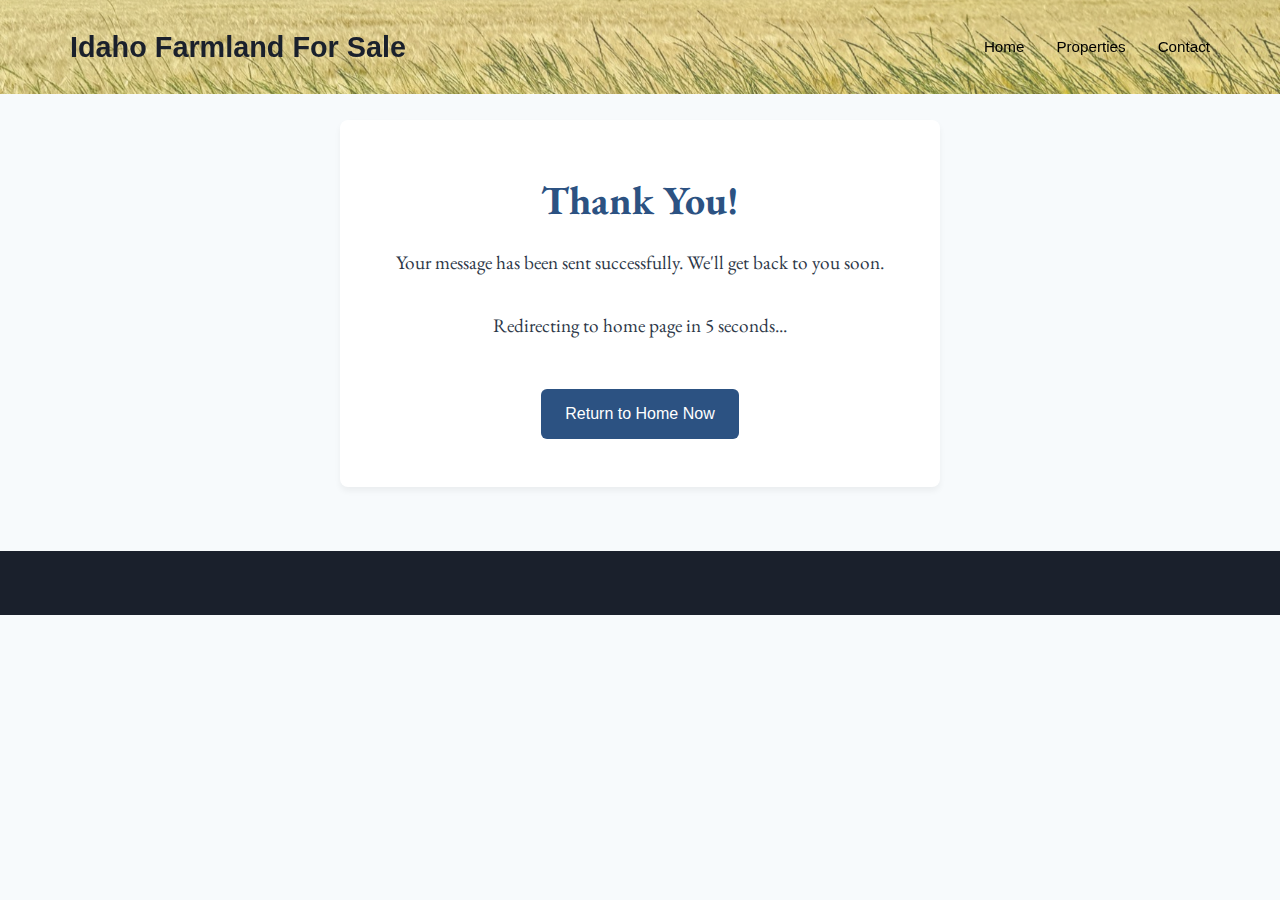
<file: farmland/thank-you.html>
<!DOCTYPE html>
<html lang="en">
<head>
    <meta charset="UTF-8">
    <meta name="viewport" content="width=device-width, initial-scale=1.0">
    <meta name="description" content="Thank you for contacting Idaho Farmland For Sale about our premium agricultural properties in Fremont County. We'll respond to your inquiry soon.">
    <title>Thank You - Idaho Farmland For Sale</title>
    <link href="https://cdnjs.cloudflare.com/ajax/libs/font-awesome/6.0.0/css/all.min.css" rel="stylesheet">
    <link href="https://fonts.googleapis.com/css2?family=EB+Garamond&display=swap" rel="stylesheet">
    <style>
        * {
            margin: 0;
            padding: 0;
            box-sizing: border-box;
        }

        body {
            font-family: 'Helvetica Neue', Arial, sans-serif;
            line-height: 1.6;
            color: #2d3748;
            background-color: #f7fafc;
        }

        /* Set up a consistent container for alignment */
        .page-wrapper {
            max-width: 1400px;
            margin: 0 auto;
        }

        /* Header styles */
        header {
            background: linear-gradient(rgba(255, 255, 255, 0.2), rgba(255, 255, 255, 0.2)), url('images/wheat-field.jpg');
            background-size: cover;
            background-position: center;
            position: fixed;
            width: 100%;
            top: 0;
            z-index: 1000;
            padding: 1.5rem 0;
        }

        .header-inner {
            display: flex;
            justify-content: space-between;
            align-items: center;
            padding-left: 70px;
            padding-right: 70px;
        }

        .logo {
            font-size: 1.8rem;
            color: #1a202c;
            font-weight: 600;
        }

        nav ul {
            display: flex;
            gap: 2rem;
            list-style: none;
        }

        nav a {
            color: #000000;
            text-decoration: none;
            font-weight: 500;
            font-size: 0.95rem;
        }

        /* Thank you container styles */
        .main-content {
            padding-top: 120px;
            text-align: center;
        }

        .thank-you-container {
            max-width: 600px;
            margin: 0 auto 60px;
            padding: 3rem;
            background: white;
            border-radius: 8px;
            box-shadow: 0 4px 6px rgba(0,0,0,0.05);
            font-family: 'EB Garamond', serif;
        }

        h1 {
            color: #2c5282;
            margin-bottom: 1rem;
            font-family: 'EB Garamond', serif;
            font-size: 2.5rem;
        }

        p {
            margin-bottom: 2rem;
            font-size: 1.2rem;
        }

        .home-button {
            display: inline-block;
            background-color: #2c5282;
            color: white;
            padding: 0.75rem 1.5rem;
            border-radius: 6px;
            text-decoration: none;
            margin-top: 1rem;
            font-weight: 500;
            transition: background-color 0.3s;
            font-family: 'Helvetica Neue', Arial, sans-serif;
        }

        .home-button:hover {
            background-color: #1a365d;
        }

        /* Footer */
        footer {
            background-color: #1a202c;
            padding: 2rem 0;
            margin-top: 4rem;
        }
    </style>
    <meta http-equiv="refresh" content="5;url=index.html" />
</head>
<body>
    <header>
        <div class="page-wrapper">
            <div class="header-inner">
                <div class="logo"><a href="index.html" style="text-decoration: none; color: inherit;">Idaho Farmland For Sale</a></div>
                <nav>
                    <ul>
                        <li><a href="index.html">Home</a></li>
                        <li><a href="index.html#listings">Properties</a></li>
                        <li><a href="contact.html">Contact</a></li>
                    </ul>
                </nav>
            </div>
        </div>
    </header>

    <main class="page-wrapper main-content">
        <div class="thank-you-container">
            <h1>Thank You!</h1>
            <p>Your message has been sent successfully. We'll get back to you soon.</p>
            <p>Redirecting to home page in 5 seconds...</p>
            <a href="index.html" class="home-button">Return to Home Now</a>
        </div>
    </main>

    <footer>
        <div class="page-wrapper">
            <!-- Footer content -->
        </div>
    </footer>
</body>
</html>
</file>
<file: farmland/assets/css/custom.css>
/*================================================================== common css */
/* Lato display font */
@import url("https://fonts.googleapis.com/css2?family=Lato:ital,wght@0,100;0,300;0,400;0,700;0,900;1,100;1,300;1,400;1,700;1,900&display=swap");
* {
  margin: 0;
  padding: 0;
  box-sizing: border-box;
  font-family: "Lato", sans-serif;
}
:root {
  --primary-color: #bc343c;
  --secondary-color: #446c8c;
  --blue-color: #0000ff;
  --banner-bg-color: #ffc97237;
  --pure-black: #050505;
  --text-color: rgba(33, 37, 41, 0.75);
  --pure-white: #fff;
  --light-gray-color: #677281;
  --light-bg-color: rgb(248 249 250);
}
.containerr {
  width: 90%;
  max-width: 1100px;
  margin: 0 auto;
}
html,
body {
  scroll-behavior: smooth;
}

a {
  text-decoration: none;
}
p {
  color: var(--text-color);
  margin: 0;
  padding: 0;
}

h1,
h2,
h3,
h4,
h5,
h6 .h1,
.h2,
.h3,
.h4,
.h5,
.h6 {
  margin-top: 0;
  margin-bottom: 0;
  line-height: 1.2;
}

h1,
.h1 {
  font-weight: 800;
  font-size: 55px;
}

h2,
.h2 {
  font-weight: 700;
  font-size: 40px;
}

h3,
.h3 {
  font-weight: 700;
  font-size: 23px;
}
h4,
.h4 {
  font-weight: 700;
  font-size: 18px;
}
.btn {
  padding: 0px 0px;
}
.custom-heading {
  color: var(--pure-black);
  font-weight: 700;
  padding-bottom: 10px;
  text-align: center;
  position: relative;
}
.custom-heading:after {
  content: "";
  position: absolute;
  bottom: 0;
  left: 50%;
  transform: translateX(-50%);
  width: 100px;
  height: 3px;
  background: var(--pure-black);
}

span {
  font-weight: 600;
  color: var(--pure-black);
  font-size: 16px;
}

/* intro area css */
.intro_section {
  background: linear-gradient(0deg, rgba(0, 0, 0, 0.466), rgba(0, 0, 0, 0.685)),
    url(../../images/wheat-field.jpg);
  background-size: cover;
  height: 91vh;
  align-items: center;
  display: flex;
}
.intro_contents h5 {
  width: 48%;
  margin: 0 auto;
}
.intro_content h4 {
  font-weight: 500;
}
/* btton */
.quote a {
  display: inline-block;
  padding: 10px 25px;
  font-size: 17px;
  font-weight: 700;
  color: var(--pure-white);
  text-decoration: none;
  background: #007bff;
  border-radius: 5px;
  position: relative;
  overflow: hidden;
  transition: background-color 0.3s ease, transform 0.3s ease;
}

.quote a::before {
  content: "";
  position: absolute;
  top: 0;
  left: 50%;
  width: 300%;
  height: 300%;
  background: rgba(255, 255, 255, 0.2);
  border-radius: 50%;
  transform: translate(-50%, -50%) scale(0);
  transition: transform 0.5s ease;
}

.quote a:hover {
  background-color: #0056b3;
  transform: translateY(-3px);
}

.quote a:hover::before {
  transform: translate(-50%, -50%) scale(1);
}

/* navbar css */

a.brand-name h5 {
  color: var(--pure-black);
}
.navbar-shadow {
  box-shadow: rgba(27, 31, 35, 0.04) 0px 1px 0px,
    rgba(255, 255, 255, 0.25) 0px 1px 0px inset !important;
}
.navbar-toggler {
  width: 20px;
  height: 20px;
  position: relative;
  transition: 0.5s ease-in-out;
}
.navbar-expand-lg .navbar-nav .nav-link {
  padding-right: 0;
  padding-left: 0;
}
.navbar-toggler,
.navbar-toggler:focus,
.navbar-toggler:active,
.navbar-toggler-icon:focus {
  outline: none;
  box-shadow: none;
  border: 0;
  position: relative;
}

.navbar-toggler span {
  margin: 0;
  padding: 0;
}
.toggler-icon {
  display: block;
  position: absolute;
  height: 3px;
  width: 100%;
  background: var(--pure-black);
  border-radius: 1px;
  opacity: 1;
  left: 0;
  transform: rotate(0deg);
  transition: 0.25s ease-in-out;
}
.middle-bar {
  margin-top: 0px;
}
.navbar-toggler.collapsed .top-bar {
  position: absolute;
  top: 0px;
  transform: rotate(0deg);
}

.navbar-toggler.collapsed .middle-bar {
  opacity: 1;
  position: absolute;
  top: 10px;
  filter: alpha(opacity=100);
}

.navbar-toggler.collapsed .bottom-bar {
  position: absolute;
  top: 20px;
  transform: rotate(0deg);
}
.navbar-toggler .top-bar {
  top: inherit;
  transform: rotate(135deg);
}

.navbar-toggler .middle-bar {
  opacity: 0;
  top: inherit;
  filter: alpha(opacity=0);
}

.navbar-toggler .bottom-bar {
  top: inherit;
  transform: rotate(-135deg);
}

.navbar-light .navbar-nav .nav-link:focus,
.navbar-light .navbar-nav .nav-link:hover {
  color: var(--blue-color);
}

.navbar-light .navbar-nav .nav-link.active {
  color: var(--blue-color);
}

.navbar-light .navbar-nav .nav-link {
  position: relative;
  text-decoration: none;
  color: var(--pure-black);
  font-weight: 600;
  font-size: 16px;
  margin-right: 30px;
  display: inline-block;
}
.navbar-light .navbar-nav .nav-item:last-child .nav-link {
  margin-right: 0px;
}
.dropdown-item {
  font-weight: 600;
}
.dropdown-item.active,
.dropdown-item:active {
  color: var(--primary-color);
  text-decoration: none;
  background-color: #f8f9fa;
}
.dropdown-item:focus,
.dropdown-item:hover {
  color: var(--primary-color);
  background-color: #f8f9fa;
}

/*overview css*/

.banner-image {
  position: relative;
}

.banner-image a {
  position: absolute;
  background-color: #fff;
  color: #000;
  padding: 5px 8px;
  text-decoration: none;
  font-weight: 600;
  border-radius: 3px;
  text-shadow: 2px 2px 5px rgba(0, 0, 0, 0.266);
  transition: all 0.3s ease;
  font-size: clamp(11px, 2.5vw, 16px);
}

.sand-creek-link {
  right: 16%;
  top: 5%;
  transform: translate(0, 0);
}

.lenz-link {
  left: 56%;
  top: 43.5%;
  transform: translate(-50%, -50%);
}

.liston-link {
  left: 4%;
  bottom: 9%;
  transform: translate(0, 0);
}

.sand-creek-link:hover,
.liston-link:hover {
  color: var();
  transform: translateY(-3px);
}

.lenz-link:hover {
  color: #0000ff;
  transform: translate(-50%, calc(-50% - 3px));
}

/*about us css*/

.img-border {
  position: relative;
  height: 100%;
  min-height: 400px;
}

.img-border img {
  position: absolute;
  top: 64px;
  left: 42px;
  width: calc(100% - 3rem);
  height: calc(100% - 3rem);
  object-fit: cover;
  border-radius: 6px;
}

.img-border::before {
  position: absolute;
  content: "";
  top: 35px;
  left: 5px;
  right: 6rem;
  bottom: 5rem;
  border: 4px solid var(--secondary-color);
  border-radius: 6px;
}

.shape-container img {
  display: block;
  position: relative;
  z-index: 1;
  border-radius: 10px;
}

.featured_propertise {
  background: var(--light-bg-color);
}
.f_p_c {
  display: flex;
  flex-direction: column;
  height: 100%;
  transition: 0.3s;
  box-shadow: 0 2px 8px rgba(0, 0, 0, 0.06);
}

.f_p_c img {
  width: 100%;
  height: 250px;
}
img.contain {
  object-fit: contain;
}
.single_details_content h3 {
  margin-top: 20px;
}
.single_details_content p {
  margin-top: 5px;
}
.single_details_content img {
  margin-top: 20px;
}
table {
  margin-top: 20px;
}
.mark_h {
  margin-top: 20px;
}
.service-card {
  padding: 30px;
  border-radius: 16px;
  text-align: center;
  transition: all 0.3s ease;
  height: 100%;
  box-shadow: 0 2px 8px rgba(0, 0, 0, 0.06);
}
.f_p_c:hover {
  transition: 0.3s;
  transform: translateY(-10px);
  box-shadow: 0 10px 20px rgba(0, 0, 0, 0.1);
}

.service-title {
  font-weight: 600;
  margin: 15px 0px;
  color: var(--pure-black);
}
/*============================================= contact page css */
.contact_sec {
  display: flex;
  align-items: center;
  justify-content: center;
  height: 100vh;
  background: var(--light-bg-color);
}

.contact-form {
  background: white;
  padding: 2rem;
  border-radius: 10px;
  box-shadow: 0 15px 25px rgba(0, 0, 0, 0.1);
  width: 100%;
  max-width: 500px;
  animation: fadeInUp 0.5s ease-in-out;
}

@keyframes fadeInUp {
  from {
    opacity: 0;
    transform: translateY(20px);
  }
  to {
    opacity: 1;
    transform: translateY(0);
  }
}

.form-control {
  border: none !important;
  border-bottom: 1px solid #ccc !important;
  border-radius: 0 !important;
  background-color: transparent !important;
  box-shadow: none !important;
}

.form-control:focus {
  outline: none !important;
  box-shadow: none !important;
  border-color: #4f46e5 !important;
}

.form-floating > label {
  color: #6c757d;
}

button {
  transition: background-color 0.3s ease;
}
.single-farms {
  background: var(--light-bg-color);
}

img.sand-creek {
  width: 100%;
  height: 780px;
  object-fit: contain;
}

.table {
  border-color: #dee2e6;
}
.table thead th {
  background-color: #f8f9fa;
  border-color: #dee2e6;
  font-weight: 700;
  text-transform: capitalize;
  font-size: 0.875rem;
}
.table-striped > tbody > tr:nth-of-type(odd) > * {
  --bs-table-accent-bg: #fff;
}
.table-striped > tbody > tr:nth-of-type(even) > * {
  --bs-table-accent-bg: #f8f9fa;
}
.table-bordered th,
.table-bordered td {
  border: 1px solid #dee2e6;
}

.sticky-section-title-wrapper {
  position: sticky;
  top: 0px;
  z-index: 50;
  padding: 10px 0;
}

.sticky-section-title {
  display: inline-block;
  background-color: #f8f9fa;
  padding: 8px 16px;
}
.fullwidth {
  width: 100%;
  max-width: 100%;
  height: auto;
  display: block;
}

/* Let images extend to the edges of the padded card (.p-3 / .p-md-5) */
.single_details_content .image-edge {
  margin-left: -1rem;
  margin-right: -1rem;
}

@media (min-width: 768px) {
  .single_details_content .image-edge {
    margin-left: -3rem;
    margin-right: -3rem;
  }
}
</file>
<file: farmland/assets/css/responsive.css>
/* Responsive styles */
@media (max-width: 768px) {
    h1, h2,
    .h1, .h2 {
      margin-top: 0;
      margin-bottom: 0;
      line-height: 1.2;
    }
    
    h1, .h1 {
      font-weight: 800;
      font-size:30px;
    }
    
    h2, .h2 {
      font-weight: 700;
      font-size: 25px;
    }
    h5, .h5 {
      font-weight: 500;
      font-size: 18px;
    }
    img.sand-creek {
    height:400px;
}
  .intro_contents h5{
  width: 100%;
}

    .lenz-link {
        left: 53%;
        top: 41.5%;
        transform: translate(-50%, -50%);
    }

.intro_section {
    height: 52vh;
}
.containerr{
  width: 100%;
}
 .contact_sec {
      height: 60vh;
    }
        .contact-form {
      box-shadow: none;
    }
    .img-border {
    min-height: 250px;
}


  
  }
</file>
